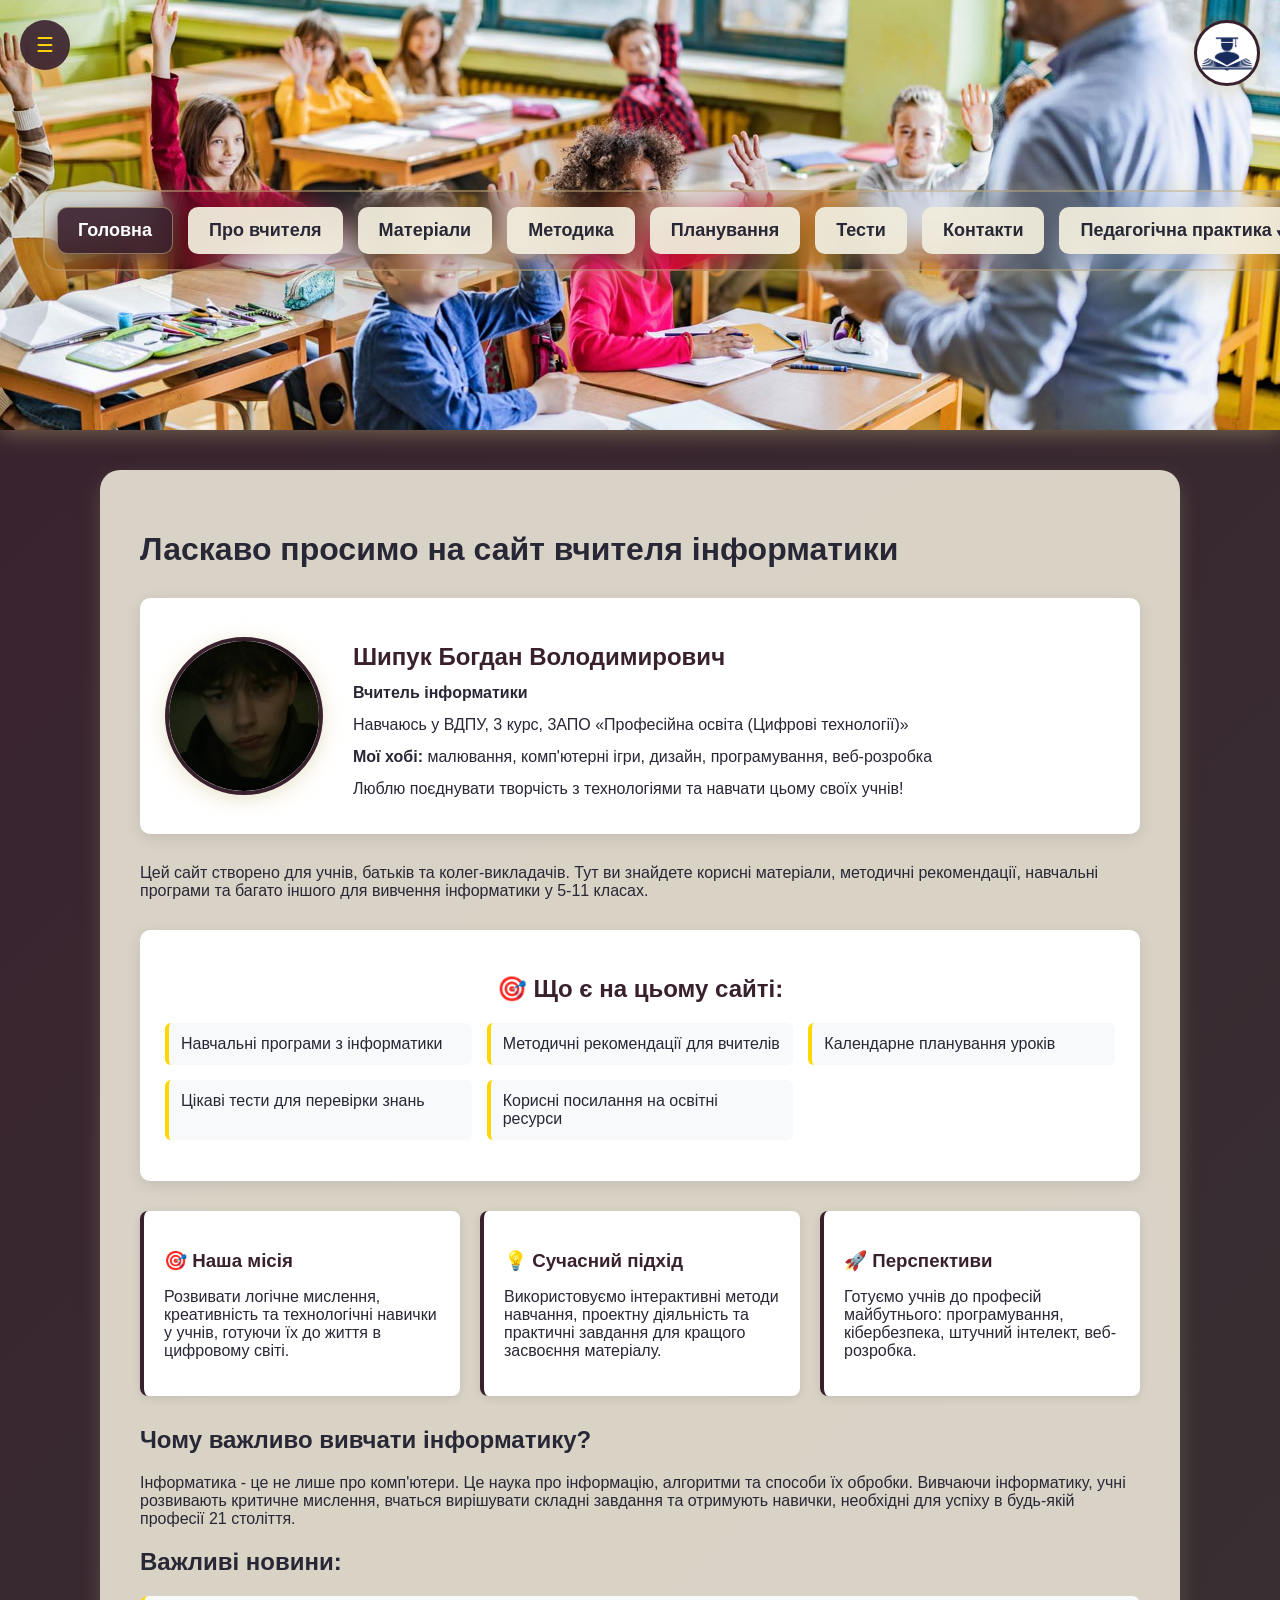
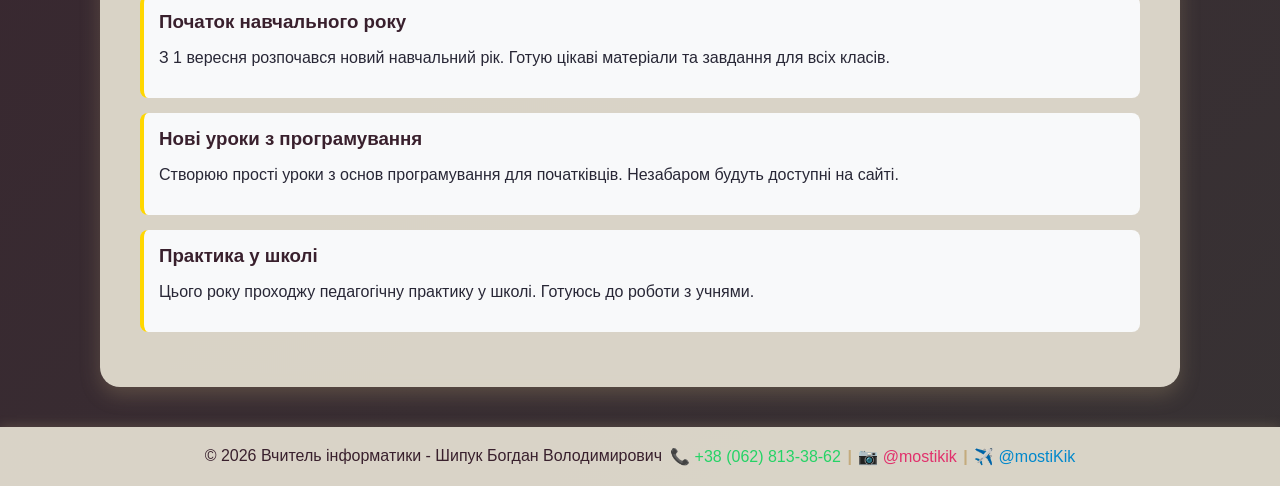
<file: index.html>
<!DOCTYPE html>
<html lang="uk">
<head>
  <meta charset="UTF-8">
  <meta name="viewport" content="width=device-width,initial-scale=1">
  <title>Головна — Вчитель інформатики</title>
  <link rel="stylesheet" href="style.css">
  <link rel="icon" type="image/png" href="images/icon.png">
  <style>
    /* Стилі для випадаючого меню */
    .dropdown {
      position: relative;
    }
    
    .dropdown-menu {
      position: absolute;
      top: 100%;
      left: 0;
      background: white;
      min-width: 220px;
      border-radius: 10px;
      box-shadow: 0 5px 20px rgba(0,0,0,0.2);
      opacity: 0;
      visibility: hidden;
      transition: all 0.3s ease;
      z-index: 100;
      padding: 8px 0;
      margin-top: 5px;
    }
    
    .dropdown:hover .dropdown-menu {
      opacity: 1;
      visibility: visible;
      margin-top: 0;
    }
    
    .dropdown-menu li {
      list-style: none;
    }
    
    .dropdown-menu a {
      display: block;
      padding: 10px 20px;
      color: #39202D;
      text-decoration: none;
      transition: all 0.3s ease;
      font-size: 14px;
      border-bottom: 1px solid #eee;
    }
    
    .dropdown-menu a:last-child {
      border-bottom: none;
    }
    
    .dropdown-menu a:hover {
      background: linear-gradient(135deg, #39202D, #C4AB7D);
      color: white;
      padding-left: 25px;
    }
    
    .menu > li.dropdown > a::after {
      content: " ▼";
      font-size: 10px;
    }
    
    /* Стилі для модального вікна */
    .practice-modal {
      display: none;
      position: fixed;
      top: 0;
      left: 0;
      width: 100%;
      height: 100%;
      background: rgba(0,0,0,0.8);
      z-index: 2000;
      align-items: center;
      justify-content: center;
      animation: fadeIn 0.3s ease;
    }
    
    @keyframes fadeIn {
      from { opacity: 0; }
      to { opacity: 1; }
    }
    
    .modal-content {
      background: white;
      border-radius: 20px;
      max-width: 600px;
      width: 90%;
      max-height: 85vh;
      overflow-y: auto;
      box-shadow: 0 10px 40px rgba(0,0,0,0.3);
      animation: slideDown 0.3s ease;
    }
    
    @keyframes slideDown {
      from {
        opacity: 0;
        transform: translateY(-50px);
      }
      to {
        opacity: 1;
        transform: translateY(0);
      }
    }
    
    .modal-header {
      background: linear-gradient(135deg, #39202D, #C4AB7D);
      color: white;
      padding: 20px 25px;
      border-radius: 20px 20px 0 0;
      display: flex;
      justify-content: space-between;
      align-items: center;
    }
    
    .modal-header h3 {
      margin: 0;
      font-size: 1.5em;
    }
    
    .modal-close {
      background: none;
      border: none;
      color: white;
      font-size: 28px;
      cursor: pointer;
      transition: transform 0.3s ease;
    }
    
    .modal-close:hover {
      transform: scale(1.1);
    }
    
    .modal-body {
      padding: 25px;
      text-align: center;
    }
    
    .info-icon {
      font-size: 64px;
      margin-bottom: 20px;
    }
    
    .info-title {
      font-size: 24px;
      color: #39202D;
      margin-bottom: 15px;
    }
    
    .info-text {
      color: #666;
      line-height: 1.6;
      margin-bottom: 20px;
    }
    
    .info-list {
      text-align: left;
      margin: 20px 0;
      padding-left: 20px;
    }
    
    .info-list li {
      margin: 10px 0;
      color: #555;
    }
    
    .info-btn {
      display: inline-block;
      margin-top: 15px;
      padding: 10px 25px;
      background: linear-gradient(135deg, #39202D, #C4AB7D);
      color: white;
      text-decoration: none;
      border-radius: 8px;
      border: none;
      cursor: pointer;
      transition: all 0.3s ease;
    }
    
    .info-btn:hover {
      transform: translateY(-2px);
      box-shadow: 0 5px 15px rgba(0,0,0,0.2);
    }
  </style>
</head>
<body>

<button class="menu-toggle" id="menuToggle">☰</button>

<header id="mainHeader">
  <div class="container">
    <nav>
      <ul class="menu">
        <li><a href="index.html" class="active">Головна</a></li>
        <li><a href="about.html">Про вчителя</a></li>
        <li><a href="materials.html">Матеріали</a></li>
        <li><a href="methodology.html">Методика</a></li>
        <li><a href="planning.html">Планування</a></li>
        <li><a href="tests.html">Тести</a></li>
        <li><a href="contacts.html">Контакти</a></li>
        <li class="dropdown">
          <a href="#">Педагогічна практика</a>
          <ul class="dropdown-menu">
            <li><a href="practice.html">📝 Практика ЗЗСО</a></li>
            <li><a href="#" data-practice="2">💻 Практика 2</a></li>
            <li><a href="#" data-practice="3">🌐 Практика 3</a></li>
          </ul>
        </li>
      </ul>
    </nav>
  </div>
</header>

<main class="container" id="mainContent">
  <h1 id="main-title">Ласкаво просимо на сайт вчителя інформатики</h1>
  
  <div class="welcome-content">
    <div class="teacher-preview">
      <img src="images/photo.jpg" alt="Шипук Богдан Володимирович" class="teacher-photo">
      <div class="teacher-info">
        <h2>Шипук Богдан Володимирович</h2>
        <p><strong>Вчитель інформатики</strong></p>
        <p>Навчаюсь у ВДПУ, 3 курс, 3АПО «Професійна освіта (Цифрові технології)»</p>
        <p><strong>Мої хобі:</strong> малювання, комп'ютерні ігри, дизайн, програмування, веб-розробка</p>
        <p>Люблю поєднувати творчість з технологіями та навчати цьому своїх учнів!</p>
      </div>
    </div>

    <p>Цей сайт створено для учнів, батьків та колег-викладачів. Тут ви знайдете корисні матеріали, методичні рекомендації, навчальні програми та багато іншого для вивчення інформатики у 5-11 класах.</p>
    
    <div class="site-features">
      <h2>🎯 Що є на цьому сайті:</h2>
      <ul class="features-list">
        <li>Навчальні програми з інформатики</li>
        <li>Методичні рекомендації для вчителів</li>
        <li>Календарне планування уроків</li>
        <li>Цікаві тести для перевірки знань</li>
        <li>Корисні посилання на освітні ресурси</li>
      </ul>
    </div>
    
    <div class="features-grid">
      <div class="feature-card">
        <h3>🎯 Наша місія</h3>
        <p>Розвивати логічне мислення, креативність та технологічні навички у учнів, готуючи їх до життя в цифровому світі.</p>
      </div>
      
      <div class="feature-card">
        <h3>💡 Сучасний підхід</h3>
        <p>Використовуємо інтерактивні методи навчання, проектну діяльність та практичні завдання для кращого засвоєння матеріалу.</p>
      </div>
      
      <div class="feature-card">
        <h3>🚀 Перспективи</h3>
        <p>Готуємо учнів до професій майбутнього: програмування, кібербезпека, штучний інтелект, веб-розробка.</p>
      </div>
    </div>
    
    <h2>Чому важливо вивчати інформатику?</h2>
    <p>Інформатика - це не лише про комп'ютери. Це наука про інформацію, алгоритми та способи їх обробки. Вивчаючи інформатику, учні розвивають критичне мислення, вчаться вирішувати складні завдання та отримують навички, необхідні для успіху в будь-якій професії 21 століття.</p>
    
    <h2>Важливі новини:</h2>
    <div class="news-item">
      <h3>Початок навчального року</h3>
      <p>З 1 вересня розпочався новий навчальний рік. Готую цікаві матеріали та завдання для всіх класів.</p>
    </div>
    
    <div class="news-item">
      <h3>Нові уроки з програмування</h3>
      <p>Створюю прості уроки з основ програмування для початківців. Незабаром будуть доступні на сайті.</p>
    </div>

    <div class="news-item">
      <h3>Практика у школі</h3>
      <p>Цього року проходжу педагогічну практику у школі. Готуюсь до роботи з учнями.</p>
    </div>
  </div>
</main>

<footer class="footer">
  <div class="footer-content">
    <div class="footer-text">© 2026 Вчитель інформатики - Шипук Богдан Володимирович</div>
    <div class="social-links">
      <a href="tel:+380628133862" class="social-link">📞 +38 (062) 813-38-62</a>
      <span class="contact-separator">|</span>
      <a href="https://instagram.com/mostikik" class="social-link" target="_blank">📷 @mostikik</a>
      <span class="contact-separator">|</span>
      <a href="https://t.me/mostiKik" class="social-link telegram" target="_blank">✈️ @mostiKik</a>
    </div>
  </div>
</footer>

<div id="practiceModal" class="practice-modal">
    <div class="modal-content">
        <div class="modal-header">
            <h3 id="modalTitle">Практика</h3>
            <button class="modal-close" id="modalClose">&times;</button>
        </div>
        <div class="modal-body" id="modalBody"></div>
    </div>
</div>

<script src="script.js"></script>
<script>
document.addEventListener('DOMContentLoaded', function() {
    const modal = document.getElementById('practiceModal');
    const modalTitle = document.getElementById('modalTitle');
    const modalBody = document.getElementById('modalBody');
    const modalClose = document.getElementById('modalClose');
    
    const practiceContent = {
        2: {
            title: "💻 Практика 2:",
            content: `
                <div class="info-icon">🚧</div>
                <div class="info-title">Сторінка в розробці</div>
                <div class="info-text">
                    <p>Практика знаходиться на стадії підготовки.</p>
                    <p>Слідкуйте за оновленнями!</p>
                </div>
                <button class="info-btn" onclick="closeModalFunction()">Закрити</button>
            `
        },
        3: {
            title: "🌐 Практика 3: ",
            content: `
                <div class="info-icon">🎨</div>
                <div class="info-title">Сторінка в розробці</div>
                <div class="info-text">
                    <p>Практика готується до публікації.</p>
                    <p>Незабаром тут з'являться цікаві матеріали!</p>
                </div>
                <button class="info-btn" onclick="closeModalFunction()">Закрити</button>
            `
        }
    };
    
    window.closeModalFunction = function() {
        modal.style.display = 'none';
    };
    
    document.querySelectorAll('.dropdown-menu a').forEach(link => {
        link.addEventListener('click', function(e) {
            const practiceId = this.getAttribute('data-practice');
            const href = this.getAttribute('href');
            
            if (href === 'practice.html') {
                return;
            }
            
            if (practiceId === '2' || practiceId === '3') {
                e.preventDefault();
                const content = practiceContent[practiceId];
                if (content) {
                    modalTitle.textContent = content.title;
                    modalBody.innerHTML = content.content;
                    modal.style.display = 'flex';
                }
            }
        });
    });
    
    function closeModal() {
        modal.style.display = 'none';
    }
    
    modalClose.addEventListener('click', closeModal);
    window.addEventListener('click', function(e) {
        if (e.target === modal) closeModal();
    });
    document.addEventListener('keydown', function(e) {
        if (e.key === 'Escape' && modal.style.display === 'flex') closeModal();
    });
});
</script>
</body>
</html>
</file>
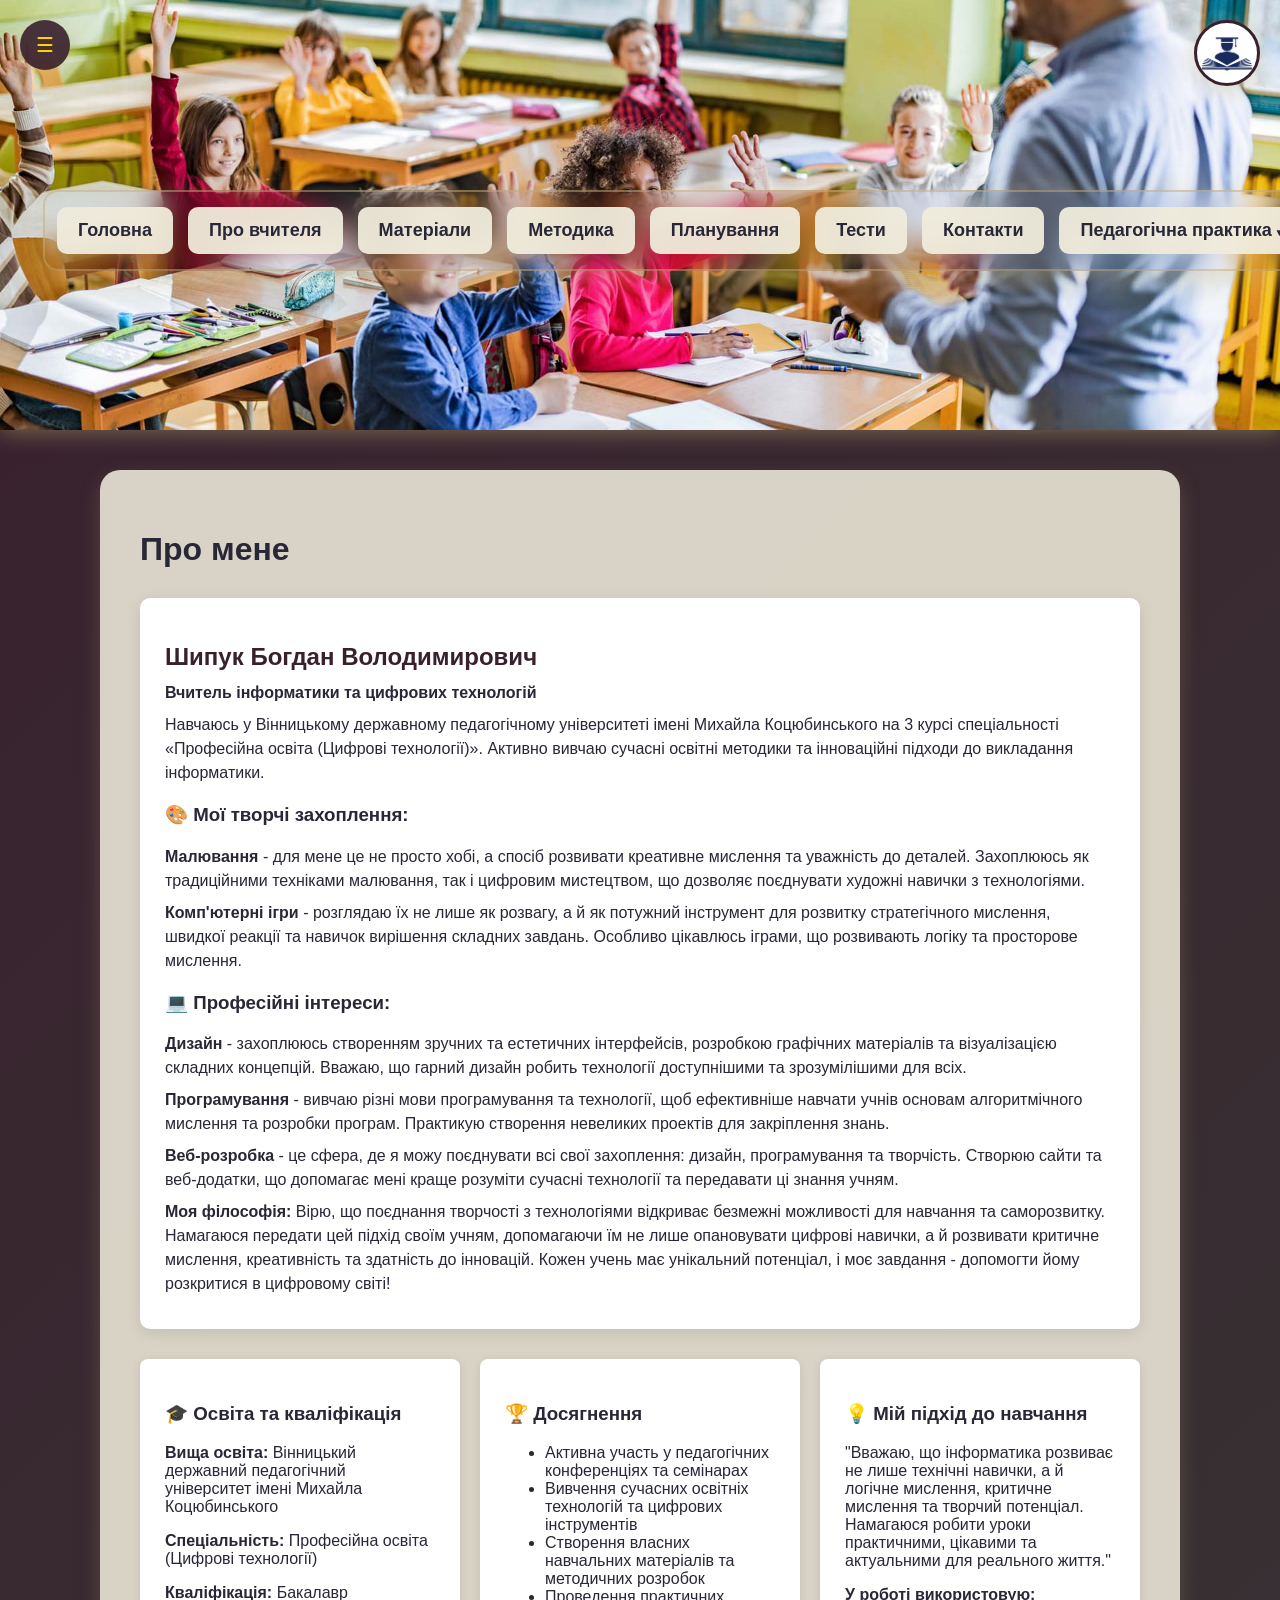
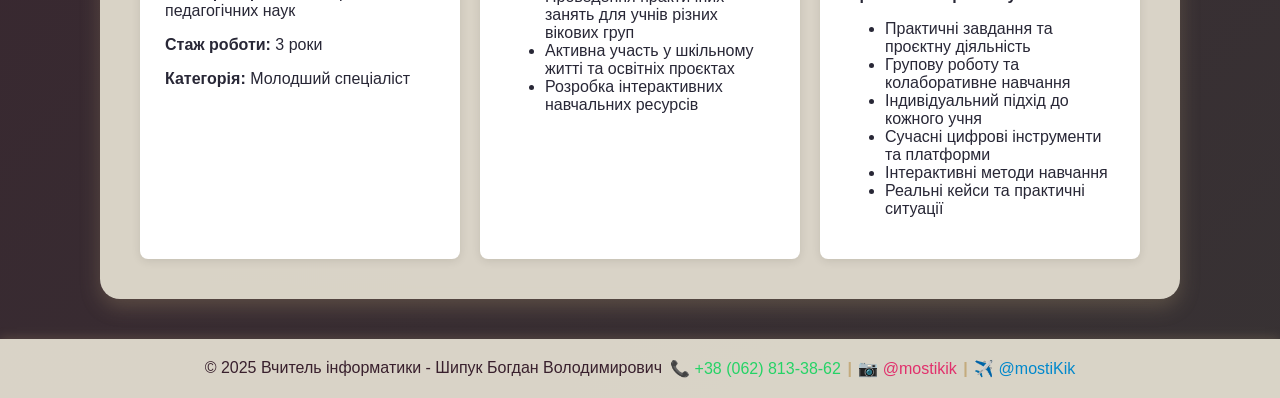
<file: about.html>
<!DOCTYPE html>
<html lang="uk">
<head>
    <meta charset="UTF-8">
    <meta name="viewport" content="width=device-width,initial-scale=1">
    <title>Про вчителя</title>
    <link rel="stylesheet" href="style.css">
    <link rel="icon" type="image/png" href="images/icon.png">
</head>
<body>

<button class="menu-toggle" id="menuToggle">☰</button>

<header id="mainHeader">
  <div class="container">
<nav>
  <ul class="menu">
    <li><a href="index.html">Головна</a></li>
    <li><a href="about.html">Про вчителя</a></li>
    <li><a href="materials.html">Матеріали</a></li>
    <li><a href="methodology.html">Методика</a></li>
    <li><a href="planning.html">Планування</a></li>
    <li><a href="tests.html">Тести</a></li>
    <li><a href="contacts.html">Контакти</a></li>
    <li class="dropdown">
      <a href="#">Педагогічна практика</a>
      <ul class="dropdown-menu">
        <li><a href="practice.html">📝 Практика ЗЗСО</a></li>
        <li><a href="#" data-practice="2">💻 Практика 2</a></li>
        <li><a href="#" data-practice="3">🌐 Практика 3</a></li>
      </ul>
    </li>
  </ul>
</nav>
  </div>
</header>

<main class="container" id="mainContent">
  <h1>Про мене</h1>
  
  <!-- Основний блок про вчителя -->
  <div class="teacher-preview">
    <div class="teacher-info">
      <h2>Шипук Богдан Володимирович</h2>
      <p><strong>Вчитель інформатики та цифрових технологій</strong></p>
      <p>Навчаюсь у Вінницькому державному педагогічному університеті імені Михайла Коцюбинського на 3 курсі спеціальності «Професійна освіта (Цифрові технології)». Активно вивчаю сучасні освітні методики та інноваційні підходи до викладання інформатики.</p>
      
      <h3>🎨 Мої творчі захоплення:</h3>
      <p><strong>Малювання</strong> - для мене це не просто хобі, а спосіб розвивати креативне мислення та уважність до деталей. Захоплююсь як традиційними техніками малювання, так і цифровим мистецтвом, що дозволяє поєднувати художні навички з технологіями.</p>
      
      <p><strong>Комп'ютерні ігри</strong> - розглядаю їх не лише як розвагу, а й як потужний інструмент для розвитку стратегічного мислення, швидкої реакції та навичок вирішення складних завдань. Особливо цікавлюсь іграми, що розвивають логіку та просторове мислення.</p>
      
      <h3>💻 Професійні інтереси:</h3>
      <p><strong>Дизайн</strong> - захоплююсь створенням зручних та естетичних інтерфейсів, розробкою графічних матеріалів та візуалізацією складних концепцій. Вважаю, що гарний дизайн робить технології доступнішими та зрозумілішими для всіх.</p>
      
      <p><strong>Програмування</strong> - вивчаю різні мови програмування та технології, щоб ефективніше навчати учнів основам алгоритмічного мислення та розробки програм. Практикую створення невеликих проектів для закріплення знань.</p>
      
      <p><strong>Веб-розробка</strong> - це сфера, де я можу поєднувати всі свої захоплення: дизайн, програмування та творчість. Створюю сайти та веб-додатки, що допомагає мені краще розуміти сучасні технології та передавати ці знання учням.</p>
      
      <p><strong>Моя філософія:</strong> Вірю, що поєднання творчості з технологіями відкриває безмежні можливості для навчання та саморозвитку. Намагаюся передати цей підхід своїм учням, допомагаючи їм не лише опановувати цифрові навички, а й розвивати критичне мислення, креативність та здатність до інновацій. Кожен учень має унікальний потенціал, і моє завдання - допомогти йому розкритися в цифровому світі!</p>
    </div>
  </div>

  <div class="about-grid">
    <div class="about-item">
      <h3>🎓 Освіта та кваліфікація</h3>
      <p><strong>Вища освіта:</strong> Вінницький державний педагогічний університет імені Михайла Коцюбинського</p>
      <p><strong>Спеціальність:</strong> Професійна освіта (Цифрові технології)</p>
      <p><strong>Кваліфікація:</strong> Бакалавр педагогічних наук</p>
      <p><strong>Стаж роботи:</strong> 3 роки</p>
      <p><strong>Категорія:</strong> Молодший спеціаліст</p>
    </div>

    <div class="about-item">
      <h3>🏆 Досягнення</h3>
      <ul>
        <li>Активна участь у педагогічних конференціях та семінарах</li>
        <li>Вивчення сучасних освітніх технологій та цифрових інструментів</li>
        <li>Створення власних навчальних матеріалів та методичних розробок</li>
        <li>Проведення практичних занять для учнів різних вікових груп</li>
        <li>Активна участь у шкільному житті та освітніх проєктах</li>
        <li>Розробка інтерактивних навчальних ресурсів</li>
      </ul>
    </div>

    <div class="about-item">
      <h3>💡 Мій підхід до навчання</h3>
      <p>"Вважаю, що інформатика розвиває не лише технічні навички, а й логічне мислення, критичне мислення та творчий потенціал. Намагаюся робити уроки практичними, цікавими та актуальними для реального життя."</p>
      <p><strong>У роботі використовую:</strong></p>
      <ul>
        <li>Практичні завдання та проєктну діяльність</li>
        <li>Групову роботу та колаборативне навчання</li>
        <li>Індивідуальний підхід до кожного учня</li>
        <li>Сучасні цифрові інструменти та платформи</li>
        <li>Інтерактивні методи навчання</li>
        <li>Реальні кейси та практичні ситуації</li>
      </ul>
    </div>
  </div>
</main>

<footer class="footer">
  <div class="footer-content">
    <div class="footer-text">© 2025 Вчитель інформатики - Шипук Богдан Володимирович</div>
    <div class="social-links">
      <a href="tel:+380628133862" class="social-link">📞 +38 (062) 813-38-62</a>
      <span class="contact-separator">|</span>
      <a href="https://instagram.com/mostikik" class="social-link" target="_blank">📷 @mostikik</a>
      <span class="contact-separator">|</span>
      <a href="https://t.me/mostiKik" class="social-link telegram" target="_blank">✈️ @mostiKik</a>
    </div>
  </div>
  <!-- Модальне вікно для практик 2 та 3 -->
<div id="practiceModal" class="practice-modal" style="display: none; position: fixed; top: 0; left: 0; width: 100%; height: 100%; background: rgba(0,0,0,0.8); z-index: 2000; align-items: center; justify-content: center;">
    <div class="modal-content" style="background: white; border-radius: 20px; max-width: 500px; width: 90%;">
        <div class="modal-header" style="background: linear-gradient(135deg, #39202D, #C4AB7D); color: white; padding: 20px 25px; border-radius: 20px 20px 0 0; display: flex; justify-content: space-between; align-items: center;">
            <h3 id="modalTitle" style="margin: 0;">Практика</h3>
            <button class="modal-close" id="modalClose" style="background: none; border: none; color: white; font-size: 28px; cursor: pointer;">&times;</button>
        </div>
        <div class="modal-body" id="modalBody" style="padding: 25px; text-align: center;"></div>
    </div>
</div>

<script>
document.addEventListener('DOMContentLoaded', function() {
    const modal = document.getElementById('practiceModal');
    const modalTitle = document.getElementById('modalTitle');
    const modalBody = document.getElementById('modalBody');
    const modalClose = document.getElementById('modalClose');
    
    const practiceContent = {
        2: {
            title: "💻 Практика 2: Програмування",
            content: `
                <div style="font-size: 64px; margin-bottom: 20px;">🚧</div>
                <div style="font-size: 24px; color: #39202D; margin-bottom: 15px;">Сторінка в розробці</div>
                <div style="color: #666; line-height: 1.6; margin-bottom: 20px;">
                    <p>Практика з програмування знаходиться на стадії підготовки.</p>
                    <p>Слідкуйте за оновленнями!</p>
                </div>
                <button onclick="closeModalFunction()" style="display: inline-block; margin-top: 15px; padding: 10px 25px; background: linear-gradient(135deg, #39202D, #C4AB7D); color: white; border: none; border-radius: 8px; cursor: pointer;">Закрити</button>
            `
        },
        3: {
            title: "🌐 Практика 3: Веб-дизайн",
            content: `
                <div style="font-size: 64px; margin-bottom: 20px;">🎨</div>
                <div style="font-size: 24px; color: #39202D; margin-bottom: 15px;">Сторінка в розробці</div>
                <div style="color: #666; line-height: 1.6; margin-bottom: 20px;">
                    <p>Практика з веб-дизайну готується до публікації.</p>
                    <p>Незабаром тут з'являться цікаві матеріали!</p>
                </div>
                <button onclick="closeModalFunction()" style="display: inline-block; margin-top: 15px; padding: 10px 25px; background: linear-gradient(135deg, #39202D, #C4AB7D); color: white; border: none; border-radius: 8px; cursor: pointer;">Закрити</button>
            `
        }
    };
    
    window.closeModalFunction = function() {
        modal.style.display = 'none';
    };
    
    document.querySelectorAll('.dropdown-menu a').forEach(link => {
        link.addEventListener('click', function(e) {
            const practiceId = this.getAttribute('data-practice');
            const href = this.getAttribute('href');
            
            if (href === 'practice.html') {
                return;
            }
            
            if (practiceId === '2' || practiceId === '3') {
                e.preventDefault();
                const content = practiceContent[practiceId];
                if (content) {
                    modalTitle.textContent = content.title;
                    modalBody.innerHTML = content.content;
                    modal.style.display = 'flex';
                }
            }
        });
    });
    
    function closeModal() {
        modal.style.display = 'none';
    }
    
    if (modalClose) {
        modalClose.addEventListener('click', closeModal);
    }
    
    window.addEventListener('click', function(e) {
        if (e.target === modal) {
            closeModal();
        }
    });
    
    document.addEventListener('keydown', function(e) {
        if (e.key === 'Escape' && modal.style.display === 'flex') {
            closeModal();
        }
    });
});
</script><!-- Модальне вікно для практик 2 та 3 -->
<div id="practiceModal" class="practice-modal" style="display: none; position: fixed; top: 0; left: 0; width: 100%; height: 100%; background: rgba(0,0,0,0.8); z-index: 2000; align-items: center; justify-content: center;">
    <div class="modal-content" style="background: white; border-radius: 20px; max-width: 500px; width: 90%;">
        <div class="modal-header" style="background: linear-gradient(135deg, #39202D, #C4AB7D); color: white; padding: 20px 25px; border-radius: 20px 20px 0 0; display: flex; justify-content: space-between; align-items: center;">
            <h3 id="modalTitle" style="margin: 0;">Практика</h3>
            <button class="modal-close" id="modalClose" style="background: none; border: none; color: white; font-size: 28px; cursor: pointer;">&times;</button>
        </div>
        <div class="modal-body" id="modalBody" style="padding: 25px; text-align: center;"></div>
    </div>
</div>

<script>
document.addEventListener('DOMContentLoaded', function() {
    const modal = document.getElementById('practiceModal');
    const modalTitle = document.getElementById('modalTitle');
    const modalBody = document.getElementById('modalBody');
    const modalClose = document.getElementById('modalClose');
    
    const practiceContent = {
        2: {
            title: "💻 Практика 2:",
            content: `
                <div style="font-size: 64px; margin-bottom: 20px;">🚧</div>
                <div style="font-size: 24px; color: #39202D; margin-bottom: 15px;">Сторінка в розробці</div>
                <div style="color: #666; line-height: 1.6; margin-bottom: 20px;">
                    <p>Практика знаходиться на стадії підготовки.</p>
                    <p>Слідкуйте за оновленнями!</p>
                </div>
                <button onclick="closeModalFunction()" style="display: inline-block; margin-top: 15px; padding: 10px 25px; background: linear-gradient(135deg, #39202D, #C4AB7D); color: white; border: none; border-radius: 8px; cursor: pointer;">Закрити</button>
            `
        },
        3: {
            title: "🌐 Практика 3:",
            content: `
                <div style="font-size: 64px; margin-bottom: 20px;">🎨</div>
                <div style="font-size: 24px; color: #39202D; margin-bottom: 15px;">Сторінка в розробці</div>
                <div style="color: #666; line-height: 1.6; margin-bottom: 20px;">
                    <p>Практика готується до публікації.</p>
                    <p>Незабаром тут з'являться цікаві матеріали!</p>
                </div>
                <button onclick="closeModalFunction()" style="display: inline-block; margin-top: 15px; padding: 10px 25px; background: linear-gradient(135deg, #39202D, #C4AB7D); color: white; border: none; border-radius: 8px; cursor: pointer;">Закрити</button>
            `
        }
    };
    
    window.closeModalFunction = function() {
        modal.style.display = 'none';
    };
    
    document.querySelectorAll('.dropdown-menu a').forEach(link => {
        link.addEventListener('click', function(e) {
            const practiceId = this.getAttribute('data-practice');
            const href = this.getAttribute('href');
            
            if (href === 'practice.html') {
                return;
            }
            
            if (practiceId === '2' || practiceId === '3') {
                e.preventDefault();
                const content = practiceContent[practiceId];
                if (content) {
                    modalTitle.textContent = content.title;
                    modalBody.innerHTML = content.content;
                    modal.style.display = 'flex';
                }
            }
        });
    });
    
    function closeModal() {
        modal.style.display = 'none';
    }
    
    if (modalClose) {
        modalClose.addEventListener('click', closeModal);
    }
    
    window.addEventListener('click', function(e) {
        if (e.target === modal) {
            closeModal();
        }
    });
    
    document.addEventListener('keydown', function(e) {
        if (e.key === 'Escape' && modal.style.display === 'flex') {
            closeModal();
        }
    });
});
</script>
</footer>
<script src="script.js"></script>
</body>
  <style>
    /* Стилі для випадаючого меню */
    .dropdown {
      position: relative;
    }
    
    .dropdown-menu {
      position: absolute;
      top: 100%;
      left: 0;
      background: white;
      min-width: 220px;
      border-radius: 10px;
      box-shadow: 0 5px 20px rgba(0,0,0,0.2);
      opacity: 0;
      visibility: hidden;
      transition: all 0.3s ease;
      z-index: 100;
      padding: 8px 0;
      margin-top: 5px;
    }
    
    .dropdown:hover .dropdown-menu {
      opacity: 1;
      visibility: visible;
      margin-top: 0;
    }
    
    .dropdown-menu li {
      list-style: none;
    }
    
    .dropdown-menu a {
      display: block;
      padding: 10px 20px;
      color: #39202D;
      text-decoration: none;
      transition: all 0.3s ease;
      font-size: 14px;
      border-bottom: 1px solid #eee;
    }
    
    .dropdown-menu a:last-child {
      border-bottom: none;
    }
    
    .dropdown-menu a:hover {
      background: linear-gradient(135deg, #39202D, #C4AB7D);
      color: white;
      padding-left: 25px;
    }
    
    .menu > li.dropdown > a::after {
      content: " ▼";
      font-size: 10px;
    }
    
    /* Стилі для модального вікна */
    .practice-modal {
      display: none;
      position: fixed;
      top: 0;
      left: 0;
      width: 100%;
      height: 100%;
      background: rgba(0,0,0,0.8);
      z-index: 2000;
      align-items: center;
      justify-content: center;
      animation: fadeIn 0.3s ease;
    }
    
    @keyframes fadeIn {
      from { opacity: 0; }
      to { opacity: 1; }
    }
    
    .modal-content {
      background: white;
      border-radius: 20px;
      max-width: 600px;
      width: 90%;
      max-height: 85vh;
      overflow-y: auto;
      box-shadow: 0 10px 40px rgba(0,0,0,0.3);
      animation: slideDown 0.3s ease;
    }
    
    @keyframes slideDown {
      from {
        opacity: 0;
        transform: translateY(-50px);
      }
      to {
        opacity: 1;
        transform: translateY(0);
      }
    }
    
    .modal-header {
      background: linear-gradient(135deg, #39202D, #C4AB7D);
      color: white;
      padding: 20px 25px;
      border-radius: 20px 20px 0 0;
      display: flex;
      justify-content: space-between;
      align-items: center;
    }
    
    .modal-header h3 {
      margin: 0;
      font-size: 1.5em;
    }
    
    .modal-close {
      background: none;
      border: none;
      color: white;
      font-size: 28px;
      cursor: pointer;
      transition: transform 0.3s ease;
    }
    
    .modal-close:hover {
      transform: scale(1.1);
    }
    
    .modal-body {
      padding: 25px;
      text-align: center;
    }
    
    .info-icon {
      font-size: 64px;
      margin-bottom: 20px;
    }
    
    .info-title {
      font-size: 24px;
      color: #39202D;
      margin-bottom: 15px;
    }
    
    .info-text {
      color: #666;
      line-height: 1.6;
      margin-bottom: 20px;
    }
    
    .info-list {
      text-align: left;
      margin: 20px 0;
      padding-left: 20px;
    }
    
    .info-list li {
      margin: 10px 0;
      color: #555;
    }
    
    .info-btn {
      display: inline-block;
      margin-top: 15px;
      padding: 10px 25px;
      background: linear-gradient(135deg, #39202D, #C4AB7D);
      color: white;
      text-decoration: none;
      border-radius: 8px;
      border: none;
      cursor: pointer;
      transition: all 0.3s ease;
    }
    
    .info-btn:hover {
      transform: translateY(-2px);
      box-shadow: 0 5px 15px rgba(0,0,0,0.2);
    }
  </style>
</head>
<body>
  <script src="script.js"></script>
<script>
document.addEventListener('DOMContentLoaded', function() {
    const modal = document.getElementById('practiceModal');
    const modalTitle = document.getElementById('modalTitle');
    const modalBody = document.getElementById('modalBody');
    const modalClose = document.getElementById('modalClose');
    
    const practiceContent = {
        2: {
            title: "💻 Практика 2:",
            content: `
                <div class="info-icon">🚧</div>
                <div class="info-title">Сторінка в розробці</div>
                <div class="info-text">
                    <p>Практика знаходиться на стадії підготовки.</p>
                    <p>Слідкуйте за оновленнями!</p>
                </div>
                <button class="info-btn" onclick="closeModalFunction()">Закрити</button>
            `
        },
        3: {
            title: "🌐 Практика 3: ",
            content: `
                <div class="info-icon">🎨</div>
                <div class="info-title">Сторінка в розробці</div>
                <div class="info-text">
                    <p>Практика готується до публікації.</p>
                    <p>Незабаром тут з'являться цікаві матеріали!</p>
                </div>
                <button class="info-btn" onclick="closeModalFunction()">Закрити</button>
            `
        }
    };
    
    window.closeModalFunction = function() {
        modal.style.display = 'none';
    };
    
    document.querySelectorAll('.dropdown-menu a').forEach(link => {
        link.addEventListener('click', function(e) {
            const practiceId = this.getAttribute('data-practice');
            const href = this.getAttribute('href');
            
            if (href === 'practice.html') {
                return;
            }
            
            if (practiceId === '2' || practiceId === '3') {
                e.preventDefault();
                const content = practiceContent[practiceId];
                if (content) {
                    modalTitle.textContent = content.title;
                    modalBody.innerHTML = content.content;
                    modal.style.display = 'flex';
                }
            }
        });
    });
    
    function closeModal() {
        modal.style.display = 'none';
    }
    
    modalClose.addEventListener('click', closeModal);
    window.addEventListener('click', function(e) {
        if (e.target === modal) closeModal();
    });
    document.addEventListener('keydown', function(e) {
        if (e.key === 'Escape' && modal.style.display === 'flex') closeModal();
    });
});
</script>
</footer>

<script src="script.js"></script>
</body>
</html>
</file>
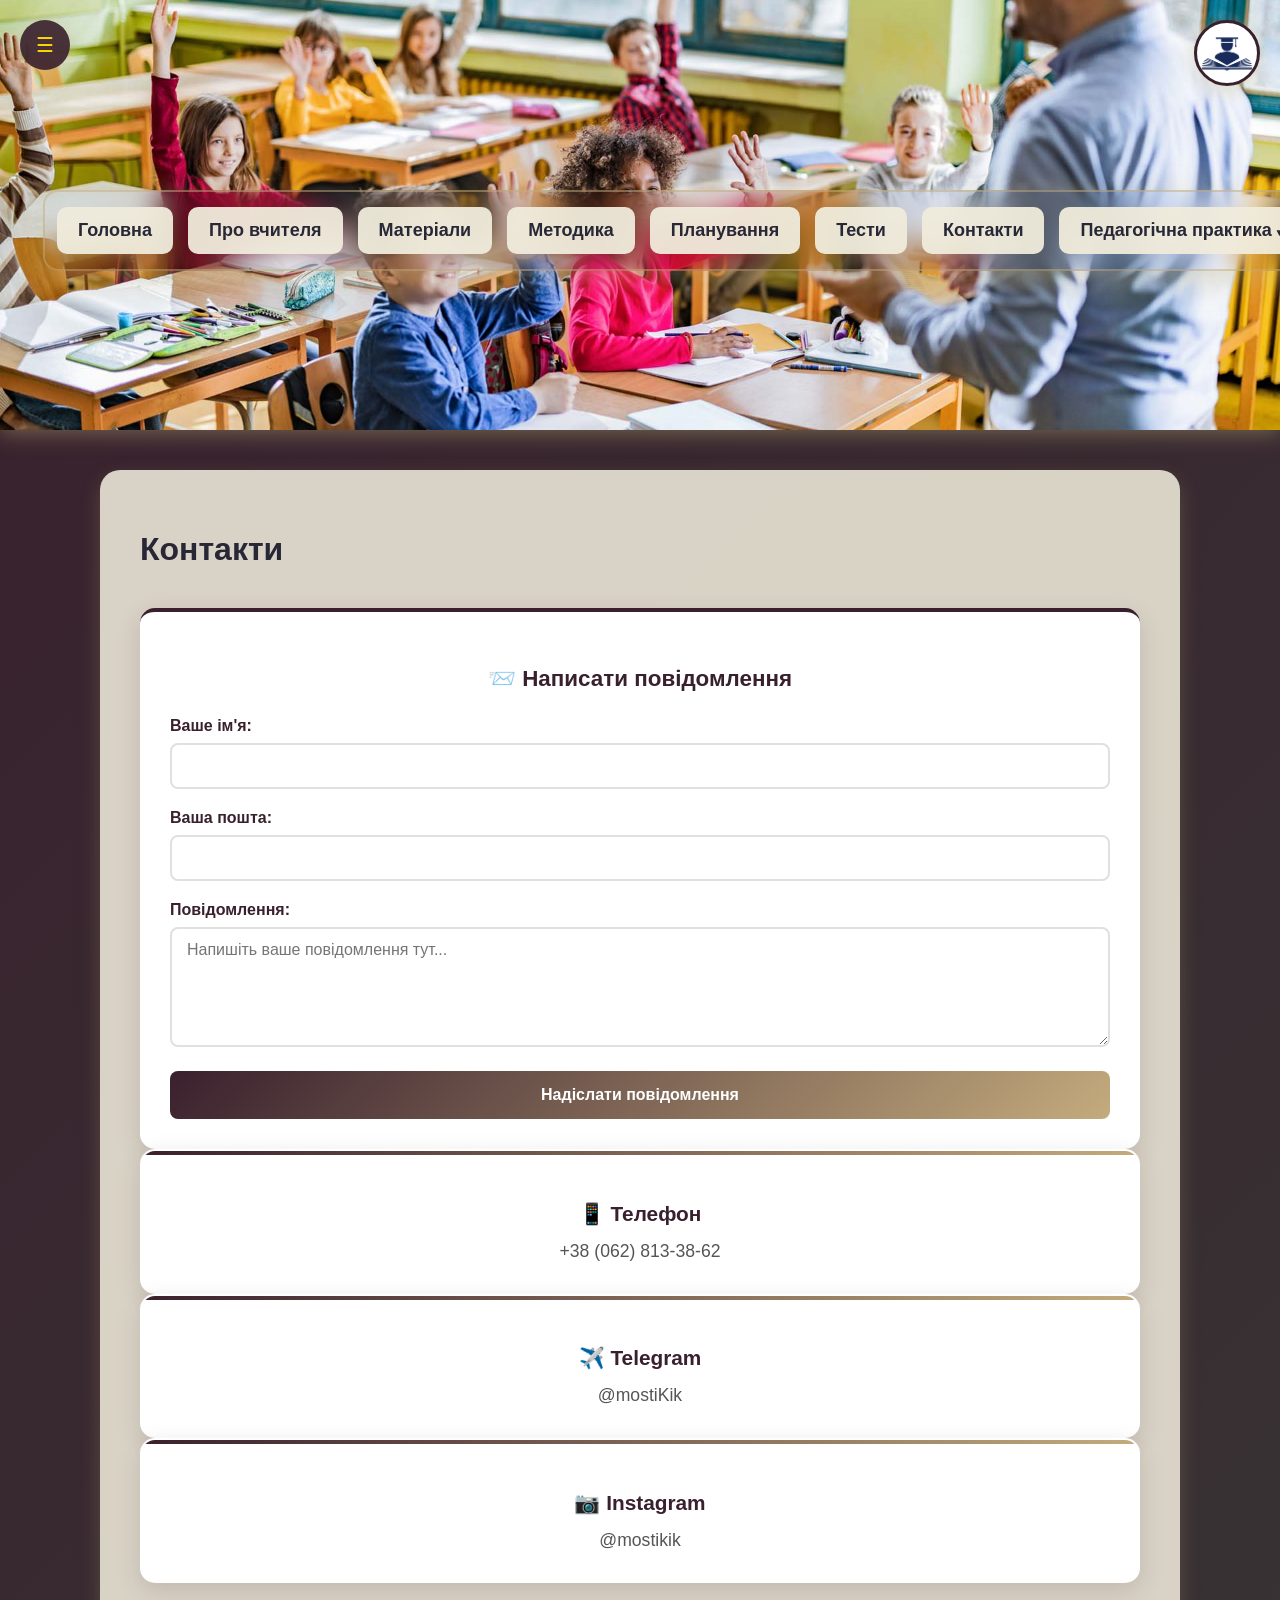
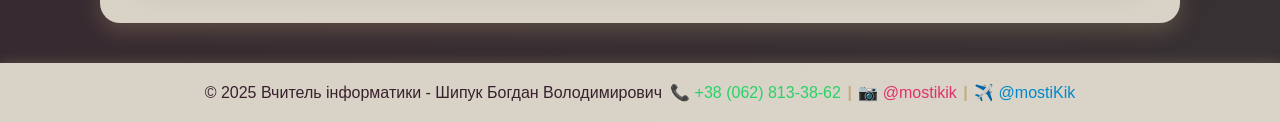
<file: contacts.html>
<!DOCTYPE html>
<html lang="uk">
<head>
  <meta charset="UTF-8">
  <meta name="viewport" content="width=device-width,initial-scale=1">
  <title>Контакти</title>
  <link rel="stylesheet" href="style.css">
  <link rel="icon" type="image/png" href="images/icon.png">
</head>
<body>
  <style>
    /* Стилі для випадаючого меню */
    .dropdown {
      position: relative;
    }
    
    .dropdown-menu {
      position: absolute;
      top: 100%;
      left: 0;
      background: white;
      min-width: 220px;
      border-radius: 10px;
      box-shadow: 0 5px 20px rgba(0,0,0,0.2);
      opacity: 0;
      visibility: hidden;
      transition: all 0.3s ease;
      z-index: 100;
      padding: 8px 0;
      margin-top: 5px;
    }
    
    .dropdown:hover .dropdown-menu {
      opacity: 1;
      visibility: visible;
      margin-top: 0;
    }
    
    .dropdown-menu li {
      list-style: none;
    }
    
    .dropdown-menu a {
      display: block;
      padding: 10px 20px;
      color: #39202D;
      text-decoration: none;
      transition: all 0.3s ease;
      font-size: 14px;
      border-bottom: 1px solid #eee;
    }
    
    .dropdown-menu a:last-child {
      border-bottom: none;
    }
    
    .dropdown-menu a:hover {
      background: linear-gradient(135deg, #39202D, #C4AB7D);
      color: white;
      padding-left: 25px;
    }
    
    .menu > li.dropdown > a::after {
      content: " ▼";
      font-size: 10px;
    }
    
    /* Стилі для модального вікна */
    .practice-modal {
      display: none;
      position: fixed;
      top: 0;
      left: 0;
      width: 100%;
      height: 100%;
      background: rgba(0,0,0,0.8);
      z-index: 2000;
      align-items: center;
      justify-content: center;
      animation: fadeIn 0.3s ease;
    }
    
    @keyframes fadeIn {
      from { opacity: 0; }
      to { opacity: 1; }
    }
    
    .modal-content {
      background: white;
      border-radius: 20px;
      max-width: 600px;
      width: 90%;
      max-height: 85vh;
      overflow-y: auto;
      box-shadow: 0 10px 40px rgba(0,0,0,0.3);
      animation: slideDown 0.3s ease;
    }
    
    @keyframes slideDown {
      from {
        opacity: 0;
        transform: translateY(-50px);
      }
      to {
        opacity: 1;
        transform: translateY(0);
      }
    }
    
    .modal-header {
      background: linear-gradient(135deg, #39202D, #C4AB7D);
      color: white;
      padding: 20px 25px;
      border-radius: 20px 20px 0 0;
      display: flex;
      justify-content: space-between;
      align-items: center;
    }
    
    .modal-header h3 {
      margin: 0;
      font-size: 1.5em;
    }
    
    .modal-close {
      background: none;
      border: none;
      color: white;
      font-size: 28px;
      cursor: pointer;
      transition: transform 0.3s ease;
    }
    
    .modal-close:hover {
      transform: scale(1.1);
    }
    
    .modal-body {
      padding: 25px;
      text-align: center;
    }
    
    .info-icon {
      font-size: 64px;
      margin-bottom: 20px;
    }
    
    .info-title {
      font-size: 24px;
      color: #39202D;
      margin-bottom: 15px;
    }
    
    .info-text {
      color: #666;
      line-height: 1.6;
      margin-bottom: 20px;
    }
    
    .info-list {
      text-align: left;
      margin: 20px 0;
      padding-left: 20px;
    }
    
    .info-list li {
      margin: 10px 0;
      color: #555;
    }
    
    .info-btn {
      display: inline-block;
      margin-top: 15px;
      padding: 10px 25px;
      background: linear-gradient(135deg, #39202D, #C4AB7D);
      color: white;
      text-decoration: none;
      border-radius: 8px;
      border: none;
      cursor: pointer;
      transition: all 0.3s ease;
    }
    
    .info-btn:hover {
      transform: translateY(-2px);
      box-shadow: 0 5px 15px rgba(0,0,0,0.2);
    }
  </style>
</head>
<body>
<button class="menu-toggle" id="menuToggle">☰</button>

<header id="mainHeader">
  <div class="container">
<nav>
  <ul class="menu">
    <li><a href="index.html">Головна</a></li>
    <li><a href="about.html">Про вчителя</a></li>
    <li><a href="materials.html">Матеріали</a></li>
    <li><a href="methodology.html">Методика</a></li>
    <li><a href="planning.html">Планування</a></li>
    <li><a href="tests.html">Тести</a></li>
    <li><a href="contacts.html">Контакти</a></li>
    <li class="dropdown">
      <a href="#">Педагогічна практика</a>
      <ul class="dropdown-menu">
        <li><a href="practice.html">📝 Практика ЗЗСО</a></li>
        <li><a href="#" data-practice="2">💻 Практика 2</a></li>
        <li><a href="#" data-practice="3">🌐 Практика 3</a></li>
      </ul>
    </li>
  </ul>
</nav>
  </div>
</header>

<main class="container" id="mainContent">
  <h1>Контакти</h1>
  
  <!-- Форма для відправки повідомлень -->
<div class="contact-form">
  <h3>📨 Написати повідомлення</h3>
  <form id="emailForm" action="https://formspree.io/f/xvgwjavk" method="POST">
      <div class="form-group">
          <label for="name">Ваше ім'я:</label>
          <input type="text" id="name" name="name" required>
      </div>
      
      <div class="form-group">
          <label for="email">Ваша пошта:</label>
          <input type="email" id="email" name="email" required>
      </div>
      
      <div class="form-group">
          <label for="message">Повідомлення:</label>
          <textarea id="message" name="message" rows="5" required placeholder="Напишіть ваше повідомлення тут..."></textarea>
      </div>
      
      <button type="submit" class="submit-btn">Надіслати повідомлення</button>
  </form>
  <div id="formMessage" class="form-message" style="display: none;"></div>
</div>
    <div class="contact-card" data-tel="+380638133862">
      <a href="tel:+380628133862">
        <h3>📱 Телефон</h3>
        <p>+38 (062) 813-38-62</p>
      </a>
    </div>
    
    <div class="contact-card" data-telegram="mostiKik">
      <a href="https://t.me/mostiKik" target="_blank">
        <h3>✈️ Telegram</h3>
        <p>@mostiKik</p>
      </a>
    </div>
    
    <div class="contact-card" data-instagram="mostikik">
      <a href="https://instagram.com/mostikik" target="_blank">
        <h3>📷 Instagram</h3>
        <p>@mostikik</p>
      </a>
    </div>
  </div>
</main>

<footer class="footer">
  <div class="footer-content">
    <div class="footer-text">© 2025 Вчитель інформатики - Шипук Богдан Володимирович</div>
    <div class="social-links">
      <a href="tel:+380628133862" class="social-link">📞 +38 (062) 813-38-62</a>
      <span class="contact-separator">|</span>
      <a href="https://instagram.com/mostikik" class="social-link" target="_blank">📷 @mostikik</a>
      <span class="contact-separator">|</span>
      <a href="https://t.me/mostiKik" class="social-link telegram" target="_blank">✈️ @mostiKik</a>
    </div>
  </div>

<div id="practiceModal" class="practice-modal">
    <div class="modal-content">
        <div class="modal-header">
            <h3 id="modalTitle">Практика</h3>
            <button class="modal-close" id="modalClose">&times;</button>
        </div>
        <div class="modal-body" id="modalBody"></div>
    </div>
</div>

<script src="script.js"></script>
<script>
document.addEventListener('DOMContentLoaded', function() {
    const modal = document.getElementById('practiceModal');
    const modalTitle = document.getElementById('modalTitle');
    const modalBody = document.getElementById('modalBody');
    const modalClose = document.getElementById('modalClose');
    
    const practiceContent = {
        2: {
            title: "💻 Практика 2:",
            content: `
                <div class="info-icon">🚧</div>
                <div class="info-title">Сторінка в розробці</div>
                <div class="info-text">
                    <p>Практика знаходиться на стадії підготовки.</p>
                    <p>Слідкуйте за оновленнями!</p>
                </div>
                <button class="info-btn" onclick="closeModalFunction()">Закрити</button>
            `
        },
        3: {
            title: "🌐 Практика 3: ",
            content: `
                <div class="info-icon">🎨</div>
                <div class="info-title">Сторінка в розробці</div>
                <div class="info-text">
                    <p>Практика готується до публікації.</p>
                    <p>Незабаром тут з'являться цікаві матеріали!</p>
                </div>
                <button class="info-btn" onclick="closeModalFunction()">Закрити</button>
            `
        }
    };
    
    window.closeModalFunction = function() {
        modal.style.display = 'none';
    };
    
    document.querySelectorAll('.dropdown-menu a').forEach(link => {
        link.addEventListener('click', function(e) {
            const practiceId = this.getAttribute('data-practice');
            const href = this.getAttribute('href');
            
            if (href === 'practice.html') {
                return;
            }
            
            if (practiceId === '2' || practiceId === '3') {
                e.preventDefault();
                const content = practiceContent[practiceId];
                if (content) {
                    modalTitle.textContent = content.title;
                    modalBody.innerHTML = content.content;
                    modal.style.display = 'flex';
                }
            }
        });
    });
    
    function closeModal() {
        modal.style.display = 'none';
    }
    
    modalClose.addEventListener('click', closeModal);
    window.addEventListener('click', function(e) {
        if (e.target === modal) closeModal();
    });
    document.addEventListener('keydown', function(e) {
        if (e.key === 'Escape' && modal.style.display === 'flex') closeModal();
    });
});
</script>
</footer>
<script src="script.js"></script>
</body>
</html>
</file>
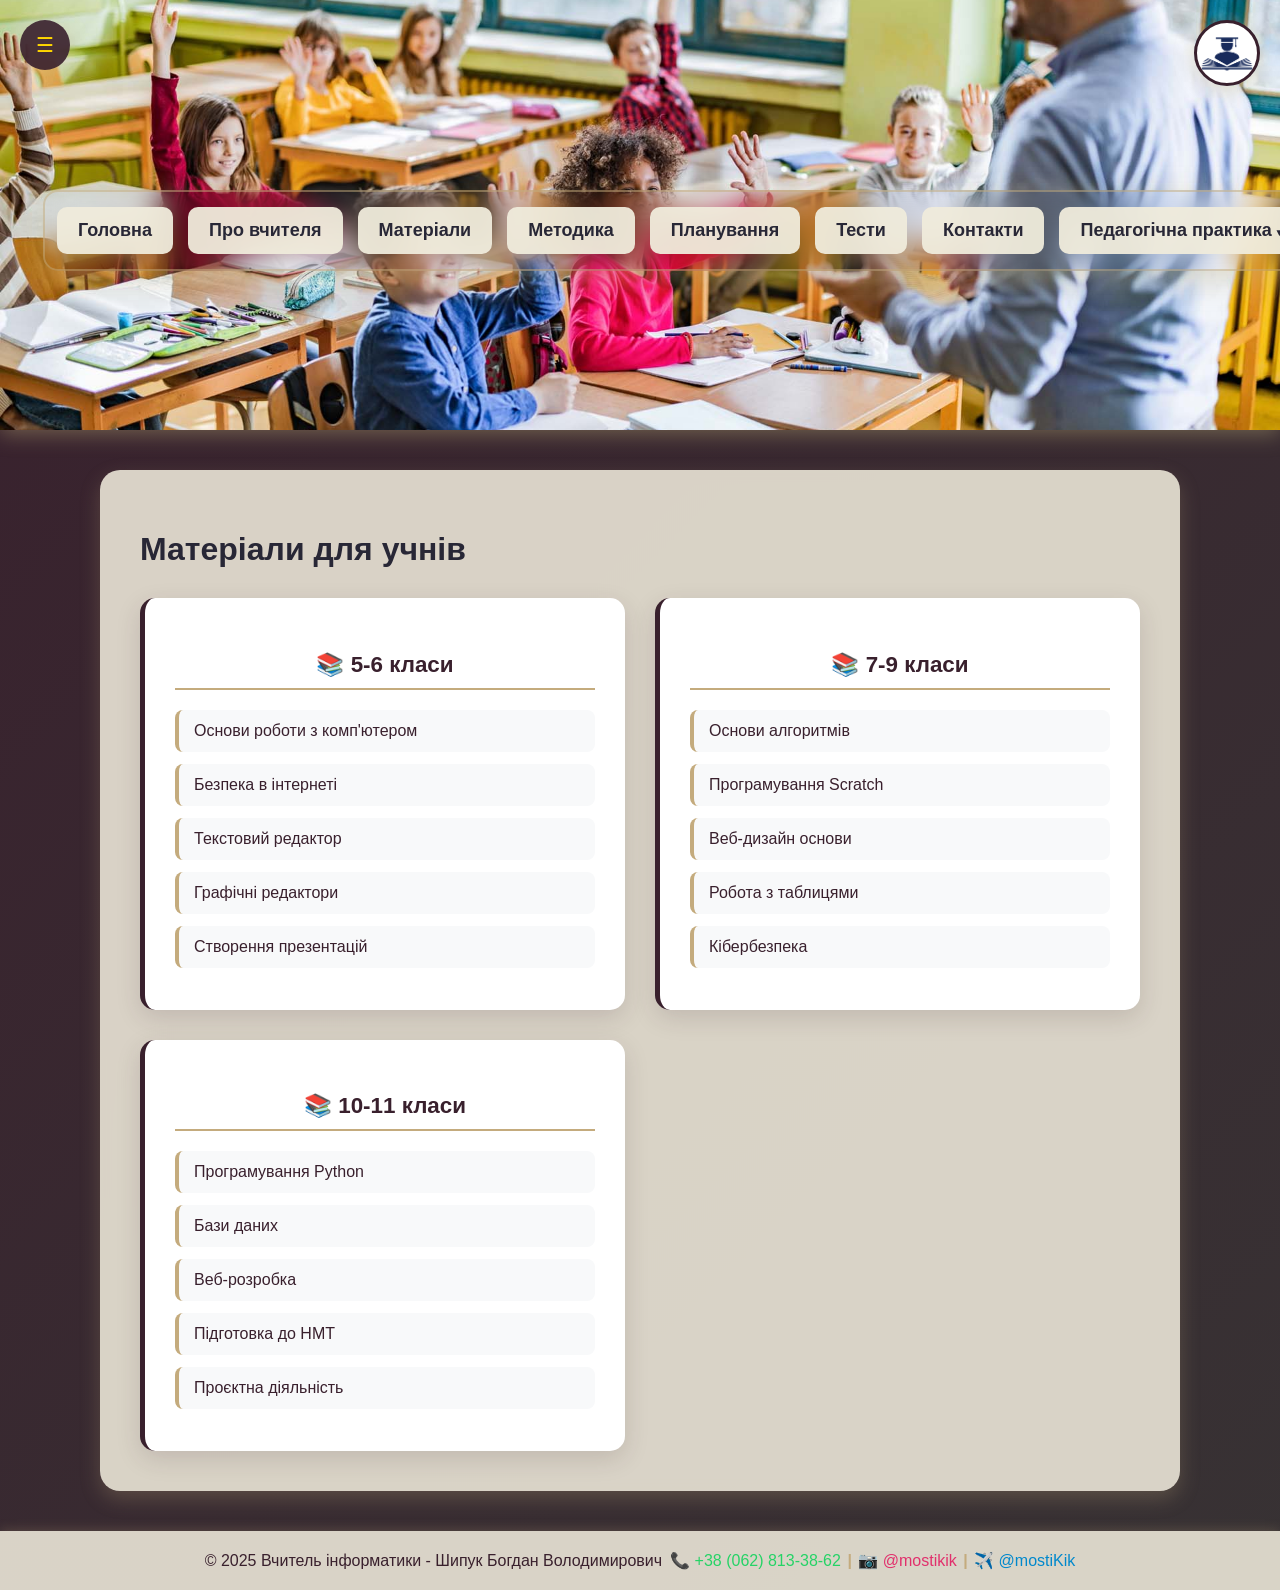
<file: materials.html>
<!DOCTYPE html>
<html lang="uk">
<head>
    <meta charset="UTF-8">
    <meta name="viewport" content="width=device-width,initial-scale=1">
    <title>Матеріали для учнів</title>
    <link rel="stylesheet" href="style.css">
    <link rel="icon" type="image/png" href="images/icon.png">
</head>
<body>

<button class="menu-toggle" id="menuToggle">☰</button>

<header id="mainHeader">
    <div class="container">
<nav>
  <ul class="menu">
    <li><a href="index.html">Головна</a></li>
    <li><a href="about.html">Про вчителя</a></li>
    <li><a href="materials.html">Матеріали</a></li>
    <li><a href="methodology.html">Методика</a></li>
    <li><a href="planning.html">Планування</a></li>
    <li><a href="tests.html">Тести</a></li>
    <li><a href="contacts.html">Контакти</a></li>
    <li class="dropdown">
      <a href="#">Педагогічна практика</a>
      <ul class="dropdown-menu">
        <li><a href="practice.html">📝 Практика ЗЗСО</a></li>
        <li><a href="#" data-practice="2">💻 Практика 2</a></li>
        <li><a href="#" data-practice="3">🌐 Практика 3</a></li>
      </ul>
    </li>
  </ul>
</nav>
</header>

<main class="container" id="mainContent">
    <h1>Матеріали для учнів</h1>
    
    <div class="materials-grid">
        <div class="material-category">
            <h3>📚 5-6 класи</h3>
            <ul>
                <li><a href="https://naurok.com.ua/biblioteka/informatika/typ-2" target="_blank">Основи роботи з комп'ютером</a></li>
                <li><a href="https://coh.rv.ua/elementor-4549/" target="_blank">Безпека в інтернеті</a></li>
                <li><a href="https://naurok.com.ua/prezentaciya-tekstoviy-redaktor-288842.html" target="_blank">Текстовий редактор</a></li>
                <li><a href="https://naurok.com.ua/grafichniy-redaktor-krita-stvorennya-ta-opracyuvannya-rastrovih-zobrazhen-u-grafichnomu-redaktori-krita-378390.html" target="_blank">Графічні редактори</a></li>
                <li><a href="https://naurok.com.ua/prezentaciya-etapi-stvorennya-komp-yuterno-prezentaci-276168.html" target="_blank">Створення презентацій</a></li>
            </ul>
        </div>

        <div class="material-category">
            <h3>📚 7-9 класи</h3>
            <ul>
                <li><a href="https://mon.gov.ua/static-objects/mon/sites/1/zagalna%20serednya/Navchalni.prohramy/navchalni-prohramy-na-osnovi-modelnykh/2024/12/26/informatyka-7-9-klasy-avtory-pasichnyk-ta-in-26-12-2024.pdf" target="_blank">Основи алгоритмів</a></li>
                <li><a href="https://naurok.com.ua/zbirnik-praktichnih-robit-u-seredovischi-programuvannya-skretch-282612.html" target="_blank">Програмування Scratch</a></li>
                <li><a href="https://teach-inf.com.ua/load/dlja_urokiv/korisne/vse_dlja_vivchennja_kursu_quot_osnovi_veb_dizajnu_quot/38-1-0-425" target="_blank">Веб-дизайн основи</a></li>
                <li><a href="https://naurok.com.ua/robota-z-tablicyami-v-tekstovomu-redaktori-369260.html" target="_blank">Робота з таблицями</a></li>
                <li><a href="https://naurok.com.ua/kiberbezpeka-v-interneti-prezentaciya-293880.html" target="_blank">Кібербезпека</a></li>
            </ul>
        </div>

        <div class="material-category">
            <h3>📚 10-11 класи</h3>
            <ul>
                <li><a href="https://naurok.com.ua/prezentaciya-ponyattya-programuvannya-mova-programuvannya-python-osnovni-tipi-danih-u-python-zminni-450402.html" target="_blank">Програмування Python</a></li>
                <li><a href="http://kipt.com.ua/wp-content/uploads/2019/10/%D0%9C%D0%BE%D0%B4%D1%83%D0%BB%D1%8C-%D0%91%D0%B0%D0%B7%D0%B8-%D0%B4%D0%B0%D0%BD%D0%B8%D1%85-%D0%A0%D1%83%D0%B4%D0%B5%D0%BD%D0%BA%D0%BE.pdf" target="_blank">Бази даних</a></li>
                <li><a href="https://naurok.com.ua/rozrobka-uroku-na-temu-veb-dizayn-275083.html" target="_blank">Веб-розробка</a></li>
                <li><a href="https://www.studyway.kyiv.ua/course/view.php?id=14" target="_blank">Підготовка до НМТ</a></li>
                <li><a href="https://naurok.com.ua/stattya-proektna-diyalnist-na-urokah-informatiki-yak-zasib-formuvannya-aktivno-zhittevo-pozici-uchnya-87965.html" target="_blank">Проєктна діяльність</a></li>
            </ul>
        </div>
    </div>
</main>

<footer class="footer">
  <div class="footer-content">
    <div class="footer-text">© 2025 Вчитель інформатики - Шипук Богдан Володимирович</div>
    <div class="social-links">
      <a href="tel:+380628133862" class="social-link">📞 +38 (062) 813-38-62</a>
      <span class="contact-separator">|</span>
      <a href="https://instagram.com/mostikik" class="social-link" target="_blank">📷 @mostikik</a>
      <span class="contact-separator">|</span>
      <a href="https://t.me/mostiKik" class="social-link telegram" target="_blank">✈️ @mostiKik</a>
    </div>
  </div>
  
<script>
document.addEventListener('DOMContentLoaded', function() {
    const modal = document.getElementById('practiceModal');
    const modalTitle = document.getElementById('modalTitle');
    const modalBody = document.getElementById('modalBody');
    const modalClose = document.getElementById('modalClose');
    
    const practiceContent = {
        2: {
            title: "💻 Практика 2:",
            content: `
                <div style="font-size: 64px; margin-bottom: 20px;">🚧</div>
                <div style="font-size: 24px; color: #39202D; margin-bottom: 15px;">Сторінка в розробці</div>
                <div style="color: #666; line-height: 1.6; margin-bottom: 20px;">
                    <p>Практика знаходиться на стадії підготовки.</p>
                    <p>Слідкуйте за оновленнями!</p>
                </div>
                <button onclick="closeModalFunction()" style="display: inline-block; margin-top: 15px; padding: 10px 25px; background: linear-gradient(135deg, #39202D, #C4AB7D); color: white; border: none; border-radius: 8px; cursor: pointer;">Закрити</button>
            `
        },
        3: {
            title: "🌐 Практика 3:",
            content: `
                <div style="font-size: 64px; margin-bottom: 20px;">🎨</div>
                <div style="font-size: 24px; color: #39202D; margin-bottom: 15px;">Сторінка в розробці</div>
                <div style="color: #666; line-height: 1.6; margin-bottom: 20px;">
                    <p>Практика готується до публікації.</p>
                    <p>Незабаром тут з'являться цікаві матеріали!</p>
                </div>
                <button onclick="closeModalFunction()" style="display: inline-block; margin-top: 15px; padding: 10px 25px; background: linear-gradient(135deg, #39202D, #C4AB7D); color: white; border: none; border-radius: 8px; cursor: pointer;">Закрити</button>
            `
        }
    };
    
    window.closeModalFunction = function() {
        modal.style.display = 'none';
    };
    
    document.querySelectorAll('.dropdown-menu a').forEach(link => {
        link.addEventListener('click', function(e) {
            const practiceId = this.getAttribute('data-practice');
            const href = this.getAttribute('href');
            
            if (href === 'practice.html') {
                return;
            }
            
            if (practiceId === '2' || practiceId === '3') {
                e.preventDefault();
                const content = practiceContent[practiceId];
                if (content) {
                    modalTitle.textContent = content.title;
                    modalBody.innerHTML = content.content;
                    modal.style.display = 'flex';
                }
            }
        });
    });
    
    function closeModal() {
        modal.style.display = 'none';
    }
    
    if (modalClose) {
        modalClose.addEventListener('click', closeModal);
    }
    
    window.addEventListener('click', function(e) {
        if (e.target === modal) {
            closeModal();
        }
    });
    
    document.addEventListener('keydown', function(e) {
        if (e.key === 'Escape' && modal.style.display === 'flex') {
            closeModal();
        }
    });
});
</script>
</footer>
<script src="script.js"></script>
</body>
  <style>
    /* Стилі для випадаючого меню */
    .dropdown {
      position: relative;
    }
    
    .dropdown-menu {
      position: absolute;
      top: 100%;
      left: 0;
      background: white;
      min-width: 220px;
      border-radius: 10px;
      box-shadow: 0 5px 20px rgba(0,0,0,0.2);
      opacity: 0;
      visibility: hidden;
      transition: all 0.3s ease;
      z-index: 100;
      padding: 8px 0;
      margin-top: 5px;
    }
    
    .dropdown:hover .dropdown-menu {
      opacity: 1;
      visibility: visible;
      margin-top: 0;
    }
    
    .dropdown-menu li {
      list-style: none;
    }
    
    .dropdown-menu a {
      display: block;
      padding: 10px 20px;
      color: #39202D;
      text-decoration: none;
      transition: all 0.3s ease;
      font-size: 14px;
      border-bottom: 1px solid #eee;
    }
    
    .dropdown-menu a:last-child {
      border-bottom: none;
    }
    
    .dropdown-menu a:hover {
      background: linear-gradient(135deg, #39202D, #C4AB7D);
      color: white;
      padding-left: 25px;
    }
    
    .menu > li.dropdown > a::after {
      content: " ▼";
      font-size: 10px;
    }
    
    /* Стилі для модального вікна */
    .practice-modal {
      display: none;
      position: fixed;
      top: 0;
      left: 0;
      width: 100%;
      height: 100%;
      background: rgba(0,0,0,0.8);
      z-index: 2000;
      align-items: center;
      justify-content: center;
      animation: fadeIn 0.3s ease;
    }
    
    @keyframes fadeIn {
      from { opacity: 0; }
      to { opacity: 1; }
    }
    
    .modal-content {
      background: white;
      border-radius: 20px;
      max-width: 600px;
      width: 90%;
      max-height: 85vh;
      overflow-y: auto;
      box-shadow: 0 10px 40px rgba(0,0,0,0.3);
      animation: slideDown 0.3s ease;
    }
    
    @keyframes slideDown {
      from {
        opacity: 0;
        transform: translateY(-50px);
      }
      to {
        opacity: 1;
        transform: translateY(0);
      }
    }
    
    .modal-header {
      background: linear-gradient(135deg, #39202D, #C4AB7D);
      color: white;
      padding: 20px 25px;
      border-radius: 20px 20px 0 0;
      display: flex;
      justify-content: space-between;
      align-items: center;
    }
    
    .modal-header h3 {
      margin: 0;
      font-size: 1.5em;
    }
    
    .modal-close {
      background: none;
      border: none;
      color: white;
      font-size: 28px;
      cursor: pointer;
      transition: transform 0.3s ease;
    }
    
    .modal-close:hover {
      transform: scale(1.1);
    }
    
    .modal-body {
      padding: 25px;
      text-align: center;
    }
    
    .info-icon {
      font-size: 64px;
      margin-bottom: 20px;
    }
    
    .info-title {
      font-size: 24px;
      color: #39202D;
      margin-bottom: 15px;
    }
    
    .info-text {
      color: #666;
      line-height: 1.6;
      margin-bottom: 20px;
    }
    
    .info-list {
      text-align: left;
      margin: 20px 0;
      padding-left: 20px;
    }
    
    .info-list li {
      margin: 10px 0;
      color: #555;
    }
    
    .info-btn {
      display: inline-block;
      margin-top: 15px;
      padding: 10px 25px;
      background: linear-gradient(135deg, #39202D, #C4AB7D);
      color: white;
      text-decoration: none;
      border-radius: 8px;
      border: none;
      cursor: pointer;
      transition: all 0.3s ease;
    }
    
    .info-btn:hover {
      transform: translateY(-2px);
      box-shadow: 0 5px 15px rgba(0,0,0,0.2);
    }
  </style>
</head>
<body>
  <script src="script.js"></script>
<script>
document.addEventListener('DOMContentLoaded', function() {
    const modal = document.getElementById('practiceModal');
    const modalTitle = document.getElementById('modalTitle');
    const modalBody = document.getElementById('modalBody');
    const modalClose = document.getElementById('modalClose');
    
    const practiceContent = {
        2: {
            title: "💻 Практика 2:",
            content: `
                <div class="info-icon">🚧</div>
                <div class="info-title">Сторінка в розробці</div>
                <div class="info-text">
                    <p>Практика знаходиться на стадії підготовки.</p>
                    <p>Слідкуйте за оновленнями!</p>
                </div>
                <button class="info-btn" onclick="closeModalFunction()">Закрити</button>
            `
        },
        3: {
            title: "🌐 Практика 3: ",
            content: `
                <div class="info-icon">🎨</div>
                <div class="info-title">Сторінка в розробці</div>
                <div class="info-text">
                    <p>Практика готується до публікації.</p>
                    <p>Незабаром тут з'являться цікаві матеріали!</p>
                </div>
                <button class="info-btn" onclick="closeModalFunction()">Закрити</button>
            `
        }
    };
    
    window.closeModalFunction = function() {
        modal.style.display = 'none';
    };
    
    document.querySelectorAll('.dropdown-menu a').forEach(link => {
        link.addEventListener('click', function(e) {
            const practiceId = this.getAttribute('data-practice');
            const href = this.getAttribute('href');
            
            if (href === 'practice.html') {
                return;
            }
            
            if (practiceId === '2' || practiceId === '3') {
                e.preventDefault();
                const content = practiceContent[practiceId];
                if (content) {
                    modalTitle.textContent = content.title;
                    modalBody.innerHTML = content.content;
                    modal.style.display = 'flex';
                }
            }
        });
    });
    
    function closeModal() {
        modal.style.display = 'none';
    }
    
    modalClose.addEventListener('click', closeModal);
    window.addEventListener('click', function(e) {
        if (e.target === modal) closeModal();
    });
    document.addEventListener('keydown', function(e) {
        if (e.key === 'Escape' && modal.style.display === 'flex') closeModal();
    });
});
</script>
</footer>
<script src="script.js"></script>
</body>
</html>
</file>
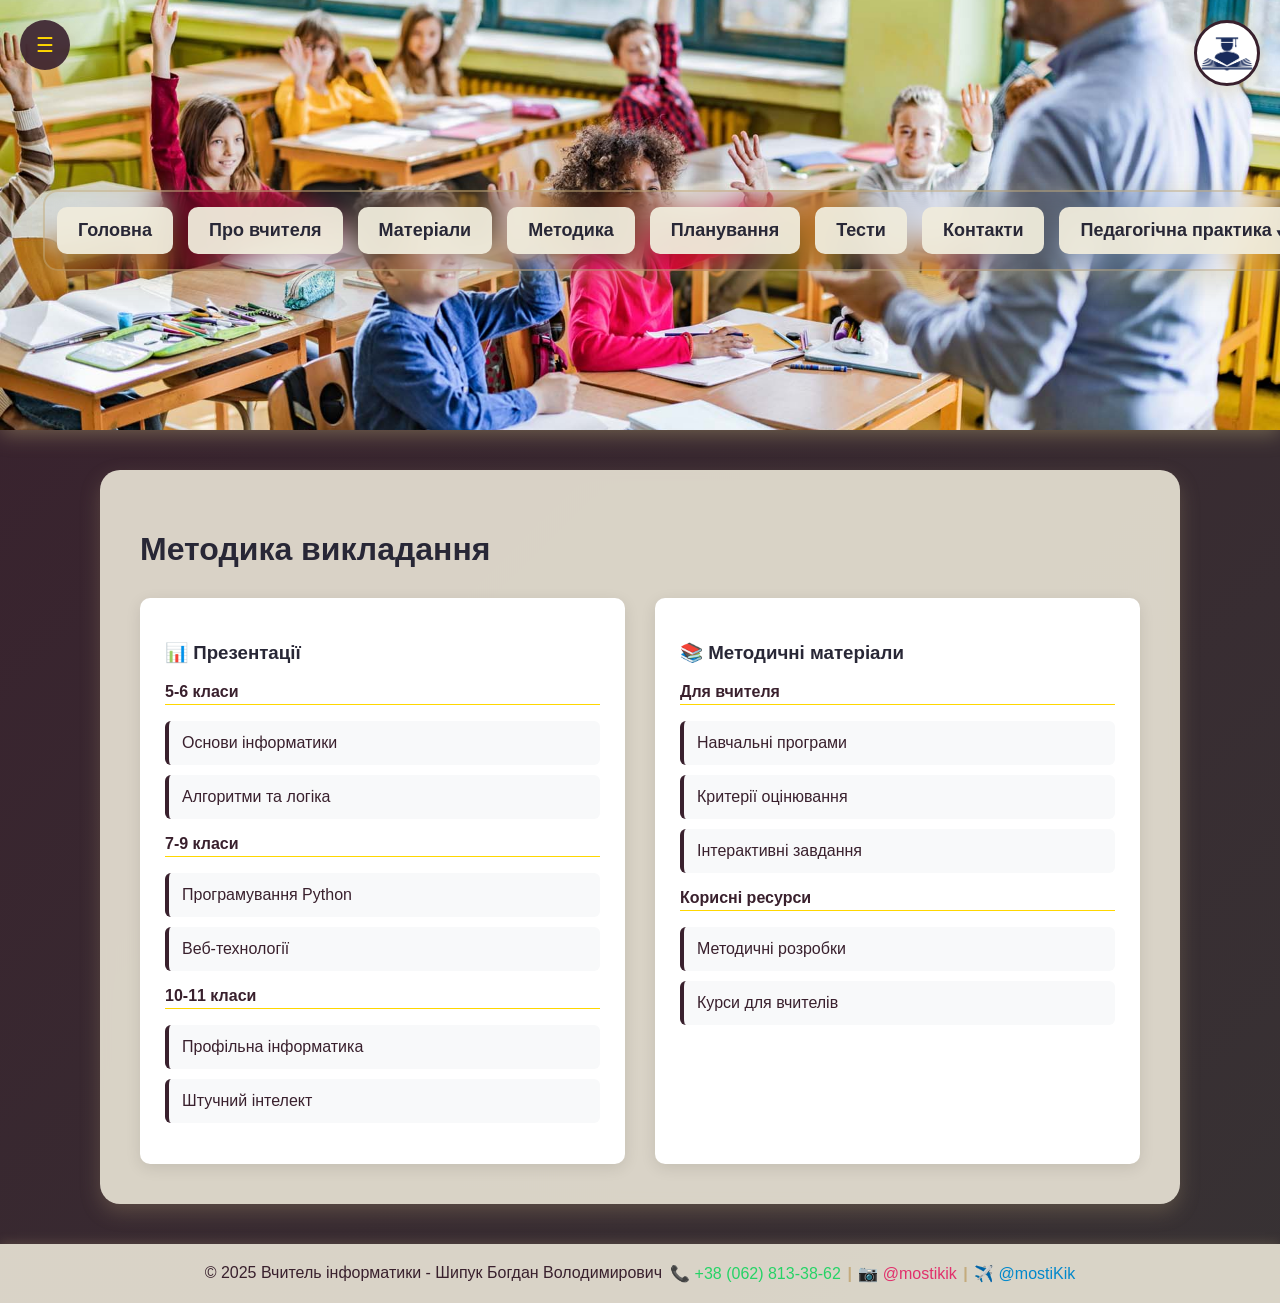
<file: methodology.html>
<!DOCTYPE html>
<html lang="uk">
<head>
    <meta charset="UTF-8">
    <meta name="viewport" content="width=device-width,initial-scale=1">
    <title>Методика</title>
    <link rel="stylesheet" href="style.css">
    <link rel="icon" type="image/png" href="images/icon.png">
</head>
<body>

<button class="menu-toggle" id="menuToggle">☰</button>

<header id="mainHeader">
  <div class="container">
<nav>
  <ul class="menu">
    <li><a href="index.html">Головна</a></li>
    <li><a href="about.html">Про вчителя</a></li>
    <li><a href="materials.html">Матеріали</a></li>
    <li><a href="methodology.html">Методика</a></li>
    <li><a href="planning.html">Планування</a></li>
    <li><a href="tests.html">Тести</a></li>
    <li><a href="contacts.html">Контакти</a></li>
    <li class="dropdown">
      <a href="#">Педагогічна практика</a>
      <ul class="dropdown-menu">
        <li><a href="practice.html">📝 Практика ЗЗСО</a></li>
        <li><a href="#" data-practice="2">💻 Практика 2</a></li>
        <li><a href="#" data-practice="3">🌐 Практика 3</a></li>
      </ul>
    </li>
  </ul>
</nav>
  </div>
</header>

<main class="container" id="mainContent">
  <h1>Методика викладання</h1>
  
  <div class="methodology-grid">
    <div class="methodology-item">
      <h3>📊 Презентації</h3>
      
      <div class="grade-section">
        <h4>5-6 класи</h4>
        <ul class="presentation-list">
          <li><a href="https://vseosvita.ua/library/prezentacia-na-temu-teoreticni-osnovi-informatiki-528208.html" target="_blank">Основи інформатики</a></li>
          <li><a href="https://naurok.com.ua/prezentaciya-algoritmi-459541.html" target="_blank">Алгоритми та логіка</a></li>
        </ul>
      </div>

      <div class="grade-section">
        <h4>7-9 класи</h4>
        <ul class="presentation-list">
          <li><a href="https://naurok.com.ua/prezentaciya-mova-programuvannya-python-seredovische-programuvannya-325102.html" target="_blank">Програмування Python</a></li>
          <li><a href="https://naurok.com.ua/prezentaciya-vstup-do-veb-programuvannya-414825.html" target="_blank">Веб-технології</a></li>
        </ul>
      </div>

      <div class="grade-section">
        <h4>10-11 класи</h4>
        <ul class="presentation-list">
          <li><a href="https://naurok.com.ua/biblioteka/informatika/klas-11/typ-17" target="_blank">Профільна інформатика</a></li>
          <li><a href="https://naurok.com.ua/prezentaciya-na-temu-shtuchniy-intelekt-perevagi-ta-nedoliki-455795.html" target="_blank">Штучний інтелект</a></li>
        </ul>
      </div>
    </div>

    <div class="methodology-item">
      <h3>📚 Методичні матеріали</h3>
      
      <div class="grade-section">
        <h4>Для вчителя</h4>
        <ul class="methodology-list">
          <li><a href="https://mon.gov.ua/static-objects/mon/sites/1/zagalna%20serednya/programy-5-9-klas/onovlennya-12-2017/programa-informatika-5-9-traven-2015.pdf" target="_blank">Навчальні програми</a></li>
          <li><a href="https://naurok.com.ua/kriteri-ocinyuvannya-rezultativ-navchannya-uchniv-5-9-klasiv-z-informatiki-yaki-zdobuvayut-osvitu-vidpovidno-do-novogo-derzhavnogo-standartu-bazovo-seredno-osviti-nush-skladeno-zgi-425126.html" target="_blank">Критерії оцінювання</a></li>
          <li><a href="https://wordwall.net/uk-ua/community/powerpoint-%D0%BF%D1%80%D0%B5%D0%B7%D0%B5%D0%BD%D1%82%D0%B0%D1%86%D1%96%D1%8F" target="_blank">Інтерактивні завдання</a></li>
        </ul>
      </div>

      <div class="grade-section">
        <h4>Корисні ресурси</h4>
        <ul class="methodology-list">
          <li><a href="https://naurok.com.ua/biblioteka/informatika" target="_blank">Методичні розробки</a></li>
          <li><a href="https://naurok.com.ua/upgrade/kursy-dlya-vchyteliv-informatyky" target="_blank">Курси для вчителів</a></li>
        </ul>
      </div>
    </div>
  </div>
</main>

<footer class="footer">
  <div class="footer-content">
    <div class="footer-text">© 2025 Вчитель інформатики - Шипук Богдан Володимирович</div>
    <div class="social-links">
      <a href="tel:+380628133862" class="social-link">📞 +38 (062) 813-38-62</a>
      <span class="contact-separator">|</span>
      <a href="https://instagram.com/mostikik" class="social-link" target="_blank">📷 @mostikik</a>
      <span class="contact-separator">|</span>
      <a href="https://t.me/mostiKik" class="social-link telegram" target="_blank">✈️ @mostiKik</a>
    </div>
  </div>

<script>
document.addEventListener('DOMContentLoaded', function() {
    const modal = document.getElementById('practiceModal');
    const modalTitle = document.getElementById('modalTitle');
    const modalBody = document.getElementById('modalBody');
    const modalClose = document.getElementById('modalClose');
    
    const practiceContent = {
        2: {
            title: "💻 Практика 2:",
            content: `
                <div style="font-size: 64px; margin-bottom: 20px;">🚧</div>
                <div style="font-size: 24px; color: #39202D; margin-bottom: 15px;">Сторінка в розробці</div>
                <div style="color: #666; line-height: 1.6; margin-bottom: 20px;">
                    <p>Практика знаходиться на стадії підготовки.</p>
                    <p>Слідкуйте за оновленнями!</p>
                </div>
                <button onclick="closeModalFunction()" style="display: inline-block; margin-top: 15px; padding: 10px 25px; background: linear-gradient(135deg, #39202D, #C4AB7D); color: white; border: none; border-radius: 8px; cursor: pointer;">Закрити</button>
            `
        },
        3: {
            title: "🌐 Практика 3:",
            content: `
                <div style="font-size: 64px; margin-bottom: 20px;">🎨</div>
                <div style="font-size: 24px; color: #39202D; margin-bottom: 15px;">Сторінка в розробці</div>
                <div style="color: #666; line-height: 1.6; margin-bottom: 20px;">
                    <p>Практика готується до публікації.</p>
                    <p>Незабаром тут з'являться цікаві матеріали!</p>
                </div>
                <button onclick="closeModalFunction()" style="display: inline-block; margin-top: 15px; padding: 10px 25px; background: linear-gradient(135deg, #39202D, #C4AB7D); color: white; border: none; border-radius: 8px; cursor: pointer;">Закрити</button>
            `
        }
    };
    
    window.closeModalFunction = function() {
        modal.style.display = 'none';
    };
    
    document.querySelectorAll('.dropdown-menu a').forEach(link => {
        link.addEventListener('click', function(e) {
            const practiceId = this.getAttribute('data-practice');
            const href = this.getAttribute('href');
            
            if (href === 'practice.html') {
                return;
            }
            
            if (practiceId === '2' || practiceId === '3') {
                e.preventDefault();
                const content = practiceContent[practiceId];
                if (content) {
                    modalTitle.textContent = content.title;
                    modalBody.innerHTML = content.content;
                    modal.style.display = 'flex';
                }
            }
        });
    });
    
    function closeModal() {
        modal.style.display = 'none';
    }
    
    if (modalClose) {
        modalClose.addEventListener('click', closeModal);
    }
    
    window.addEventListener('click', function(e) {
        if (e.target === modal) {
            closeModal();
        }
    });
    
    document.addEventListener('keydown', function(e) {
        if (e.key === 'Escape' && modal.style.display === 'flex') {
            closeModal();
        }
    });
});
</script>
</footer>
<script src="script.js"></script>
</body>
<script>
document.addEventListener('DOMContentLoaded', function() {
    const modal = document.getElementById('practiceModal');
    const modalTitle = document.getElementById('modalTitle');
    const modalBody = document.getElementById('modalBody');
    const modalClose = document.getElementById('modalClose');
    
    const practiceContent = {
        2: {
            title: "💻 Практика 2:",
            content: `
                <div style="font-size: 64px; margin-bottom: 20px;">🚧</div>
                <div style="font-size: 24px; color: #39202D; margin-bottom: 15px;">Сторінка в розробці</div>
                <div style="color: #666; line-height: 1.6; margin-bottom: 20px;">
                    <p>Практика знаходиться на стадії підготовки.</p>
                    <p>Слідкуйте за оновленнями!</p>
                </div>
                <button onclick="closeModalFunction()" style="display: inline-block; margin-top: 15px; padding: 10px 25px; background: linear-gradient(135deg, #39202D, #C4AB7D); color: white; border: none; border-radius: 8px; cursor: pointer;">Закрити</button>
            `
        },
        3: {
            title: "🌐 Практика 3:",
            content: `
                <div style="font-size: 64px; margin-bottom: 20px;">🎨</div>
                <div style="font-size: 24px; color: #39202D; margin-bottom: 15px;">Сторінка в розробці</div>
                <div style="color: #666; line-height: 1.6; margin-bottom: 20px;">
                    <p>Практика готується до публікації.</p>
                    <p>Незабаром тут з'являться цікаві матеріали!</p>
                </div>
                <button onclick="closeModalFunction()" style="display: inline-block; margin-top: 15px; padding: 10px 25px; background: linear-gradient(135deg, #39202D, #C4AB7D); color: white; border: none; border-radius: 8px; cursor: pointer;">Закрити</button>
            `
        }
    };
    
    window.closeModalFunction = function() {
        modal.style.display = 'none';
    };
    
    document.querySelectorAll('.dropdown-menu a').forEach(link => {
        link.addEventListener('click', function(e) {
            const practiceId = this.getAttribute('data-practice');
            const href = this.getAttribute('href');
            
            if (href === 'practice.html') {
                return;
            }
            
            if (practiceId === '2' || practiceId === '3') {
                e.preventDefault();
                const content = practiceContent[practiceId];
                if (content) {
                    modalTitle.textContent = content.title;
                    modalBody.innerHTML = content.content;
                    modal.style.display = 'flex';
                }
            }
        });
    });
    
    function closeModal() {
        modal.style.display = 'none';
    }
    
    if (modalClose) {
        modalClose.addEventListener('click', closeModal);
    }
    
    window.addEventListener('click', function(e) {
        if (e.target === modal) {
            closeModal();
        }
    });
    
    document.addEventListener('keydown', function(e) {
        if (e.key === 'Escape' && modal.style.display === 'flex') {
            closeModal();
        }
    });
});
</script>
</footer>
<script src="script.js"></script>
</body>
  <style>
    /* Стилі для випадаючого меню */
    .dropdown {
      position: relative;
    }
    
    .dropdown-menu {
      position: absolute;
      top: 100%;
      left: 0;
      background: white;
      min-width: 220px;
      border-radius: 10px;
      box-shadow: 0 5px 20px rgba(0,0,0,0.2);
      opacity: 0;
      visibility: hidden;
      transition: all 0.3s ease;
      z-index: 100;
      padding: 8px 0;
      margin-top: 5px;
    }
    
    .dropdown:hover .dropdown-menu {
      opacity: 1;
      visibility: visible;
      margin-top: 0;
    }
    
    .dropdown-menu li {
      list-style: none;
    }
    
    .dropdown-menu a {
      display: block;
      padding: 10px 20px;
      color: #39202D;
      text-decoration: none;
      transition: all 0.3s ease;
      font-size: 14px;
      border-bottom: 1px solid #eee;
    }
    
    .dropdown-menu a:last-child {
      border-bottom: none;
    }
    
    .dropdown-menu a:hover {
      background: linear-gradient(135deg, #39202D, #C4AB7D);
      color: white;
      padding-left: 25px;
    }
    
    .menu > li.dropdown > a::after {
      content: " ▼";
      font-size: 10px;
    }
    
    /* Стилі для модального вікна */
    .practice-modal {
      display: none;
      position: fixed;
      top: 0;
      left: 0;
      width: 100%;
      height: 100%;
      background: rgba(0,0,0,0.8);
      z-index: 2000;
      align-items: center;
      justify-content: center;
      animation: fadeIn 0.3s ease;
    }
    
    @keyframes fadeIn {
      from { opacity: 0; }
      to { opacity: 1; }
    }
    
    .modal-content {
      background: white;
      border-radius: 20px;
      max-width: 600px;
      width: 90%;
      max-height: 85vh;
      overflow-y: auto;
      box-shadow: 0 10px 40px rgba(0,0,0,0.3);
      animation: slideDown 0.3s ease;
    }
    
    @keyframes slideDown {
      from {
        opacity: 0;
        transform: translateY(-50px);
      }
      to {
        opacity: 1;
        transform: translateY(0);
      }
    }
    
    .modal-header {
      background: linear-gradient(135deg, #39202D, #C4AB7D);
      color: white;
      padding: 20px 25px;
      border-radius: 20px 20px 0 0;
      display: flex;
      justify-content: space-between;
      align-items: center;
    }
    
    .modal-header h3 {
      margin: 0;
      font-size: 1.5em;
    }
    
    .modal-close {
      background: none;
      border: none;
      color: white;
      font-size: 28px;
      cursor: pointer;
      transition: transform 0.3s ease;
    }
    
    .modal-close:hover {
      transform: scale(1.1);
    }
    
    .modal-body {
      padding: 25px;
      text-align: center;
    }
    
    .info-icon {
      font-size: 64px;
      margin-bottom: 20px;
    }
    
    .info-title {
      font-size: 24px;
      color: #39202D;
      margin-bottom: 15px;
    }
    
    .info-text {
      color: #666;
      line-height: 1.6;
      margin-bottom: 20px;
    }
    
    .info-list {
      text-align: left;
      margin: 20px 0;
      padding-left: 20px;
    }
    
    .info-list li {
      margin: 10px 0;
      color: #555;
    }
    
    .info-btn {
      display: inline-block;
      margin-top: 15px;
      padding: 10px 25px;
      background: linear-gradient(135deg, #39202D, #C4AB7D);
      color: white;
      text-decoration: none;
      border-radius: 8px;
      border: none;
      cursor: pointer;
      transition: all 0.3s ease;
    }
    
    .info-btn:hover {
      transform: translateY(-2px);
      box-shadow: 0 5px 15px rgba(0,0,0,0.2);
    }
  </style>
</head>
<body>
  <script src="script.js"></script>
<script>
document.addEventListener('DOMContentLoaded', function() {
    const modal = document.getElementById('practiceModal');
    const modalTitle = document.getElementById('modalTitle');
    const modalBody = document.getElementById('modalBody');
    const modalClose = document.getElementById('modalClose');
    
    const practiceContent = {
        2: {
            title: "💻 Практика 2:",
            content: `
                <div class="info-icon">🚧</div>
                <div class="info-title">Сторінка в розробці</div>
                <div class="info-text">
                    <p>Практика знаходиться на стадії підготовки.</p>
                    <p>Слідкуйте за оновленнями!</p>
                </div>
                <button class="info-btn" onclick="closeModalFunction()">Закрити</button>
            `
        },
        3: {
            title: "🌐 Практика 3: ",
            content: `
                <div class="info-icon">🎨</div>
                <div class="info-title">Сторінка в розробці</div>
                <div class="info-text">
                    <p>Практика готується до публікації.</p>
                    <p>Незабаром тут з'являться цікаві матеріали!</p>
                </div>
                <button class="info-btn" onclick="closeModalFunction()">Закрити</button>
            `
        }
    };
    
    window.closeModalFunction = function() {
        modal.style.display = 'none';
    };
    
    document.querySelectorAll('.dropdown-menu a').forEach(link => {
        link.addEventListener('click', function(e) {
            const practiceId = this.getAttribute('data-practice');
            const href = this.getAttribute('href');
            
            if (href === 'practice.html') {
                return;
            }
            
            if (practiceId === '2' || practiceId === '3') {
                e.preventDefault();
                const content = practiceContent[practiceId];
                if (content) {
                    modalTitle.textContent = content.title;
                    modalBody.innerHTML = content.content;
                    modal.style.display = 'flex';
                }
            }
        });
    });
    
    function closeModal() {
        modal.style.display = 'none';
    }
    
    modalClose.addEventListener('click', closeModal);
    window.addEventListener('click', function(e) {
        if (e.target === modal) closeModal();
    });
    document.addEventListener('keydown', function(e) {
        if (e.key === 'Escape' && modal.style.display === 'flex') closeModal();
    });
});
</script>

</html>
</file>
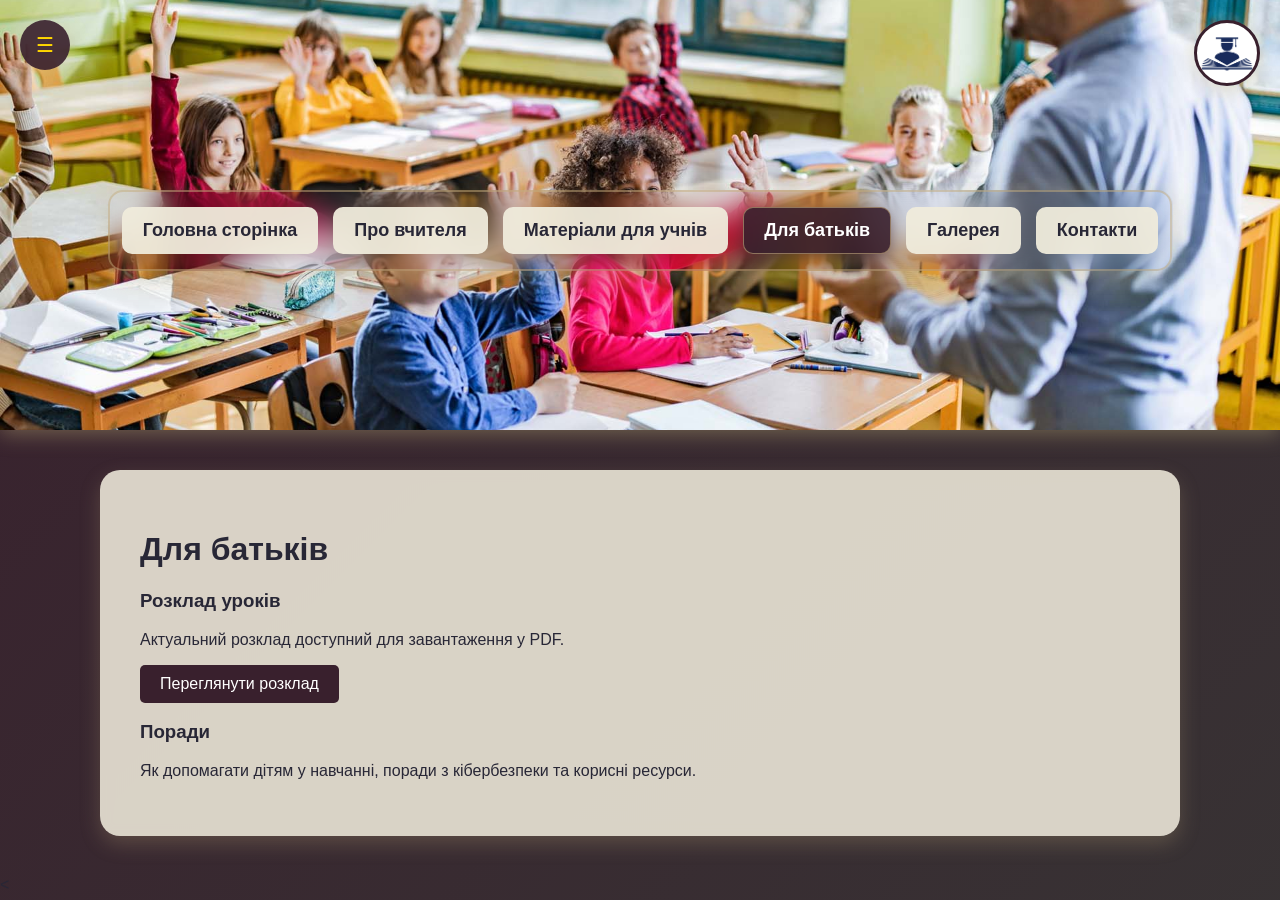
<file: parents.html>
<!DOCTYPE html>
<html lang="uk">
<head>
    <meta charset="UTF-8">
    <meta name="viewport" content="width=device-width,initial-scale=1">
    <title>Для батьків</title>
    <link rel="stylesheet" href="style.css">
    <link rel="icon" type="image/png" href="images/icon.png">
</head>
<body>

<button class="menu-toggle" id="menuToggle">☰</button>

<header id="mainHeader">
  <div class="container">
    <nav>
      <ul class="menu">
        <li class="dropdown">
          <a href="index.html">Головна сторінка</a>
        </li>

        <li class="dropdown">
          <a href="about.html">Про вчителя</a>
        </li>

        <li class="dropdown">
          <a href="materials.html">Матеріали для учнів</a>
        </li>

        <li class="dropdown">
          <a href="parents.html" class="active">Для батьків</a>
        </li>

        <li class="dropdown">
          <a href="gallery.html">Галерея</a>
        </li>

        <li class="dropdown">
          <a href="contacts.html">Контакти</a>
        </li>
      </ul>
    </nav>
  </div>
</header>

<main class="container" id="mainContent">
  <h1>Для батьків</h1>
  <div class="grid">
    <div>
      <h3>Розклад уроків</h3>
      <p>Актуальний розклад доступний для завантаження у PDF.</p>
      <a href="schedule.html" class="button">Переглянути розклад</a>
    </div>
    <div>
      <h3>Поради</h3>
      <p>Як допомагати дітям у навчанні, поради з кібербезпеки та корисні ресурси.</p>
    </div>
  </div>
</main>

<
</file>
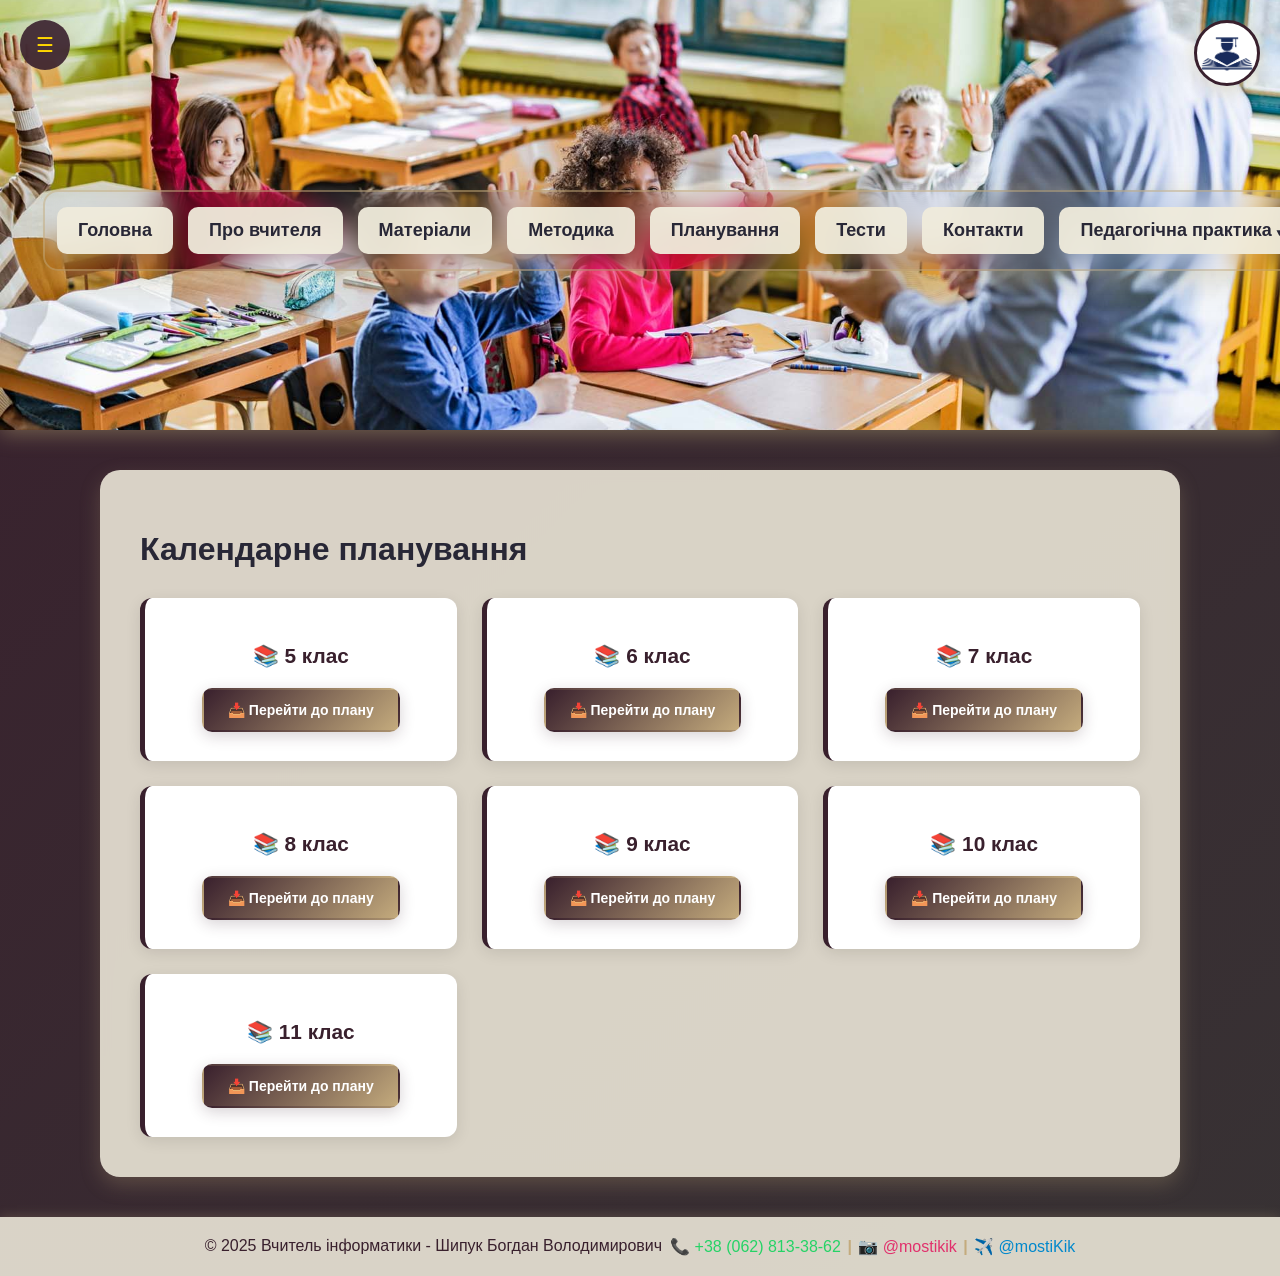
<file: planning.html>
<!DOCTYPE html>
<html lang="uk">
<head>
    <meta charset="UTF-8">
    <meta name="viewport" content="width=device-width,initial-scale=1">
    <title>Планування</title>
    <link rel="stylesheet" href="style.css">
    <link rel="icon" type="image/png" href="images/icon.png">
</head>
<body>

<button class="menu-toggle" id="menuToggle">☰</button>

<header id="mainHeader">
  <div class="container">
<nav>
  <ul class="menu">
    <li><a href="index.html">Головна</a></li>
    <li><a href="about.html">Про вчителя</a></li>
    <li><a href="materials.html">Матеріали</a></li>
    <li><a href="methodology.html">Методика</a></li>
    <li><a href="planning.html">Планування</a></li>
    <li><a href="tests.html">Тести</a></li>
    <li><a href="contacts.html">Контакти</a></li>
    <li class="dropdown">
      <a href="#">Педагогічна практика</a>
      <ul class="dropdown-menu">
        <li><a href="practice.html">📝 Практика ЗЗСО</a></li>
        <li><a href="#" data-practice="2">💻 Практика 2</a></li>
        <li><a href="#" data-practice="3">🌐 Практика 3</a></li>
      </ul>
    </li>
  </ul>
</nav>
  </div>
</header>

<main class="container" id="mainContent">
  <h1>Календарне планування</h1>
  
  <div class="grades-grid">
    <!-- 5 клас -->
    <div class="grade-plan">
      <h3>📚 5 клас</h3>
      <div class="download-section">
        <a href="https://drive.google.com/file/d/1CvasUBPqn2tpEVzUypCvLFWW9SGZMn0X/view?usp=drive_link" class="download-btn" target="_blank">📥 Перейти до плану</a>
      </div>
    </div>

    <!-- 6 клас -->
    <div class="grade-plan">
      <h3>📚 6 клас</h3>
      <div class="download-section">
        <a href="https://drive.google.com/file/d/1IBcPS42EafqCXKS47ap7IPkYkm7c_EIu/view?usp=drive_link" class="download-btn" target="_blank">📥 Перейти до плану</a>
      </div>
    </div>

    <!-- 7 клас -->
    <div class="grade-plan">
      <h3>📚 7 клас</h3>
      <div class="download-section">
        <a href="https://informatik.pp.ua/kabinet/kalendarne-planuvannia/kp-7-klas/ktp-z-informatyky-7-klas-ryvkind/" class="download-btn" target="_blank">📥 Перейти до плану</a>
      </div>
    </div>

    <!-- 8 клас -->
    <div class="grade-plan">
      <h3>📚 8 клас</h3>
      <div class="download-section">
        <a href="https://teach-inf.com.ua/load/kalendarni_plani/8_klas/kalendarno_tematichne_planuvannja_informatika_8_klas_nush_52_godin_do_pidruchnika_j_ja_rivkind_z_grupami_rezultativ/171-1-0-4423" class="download-btn" target="_blank">📥 Перейти до плану</a>
      </div>
    </div>

    <!-- 9 клас -->
    <div class="grade-plan">
      <h3>📚 9 клас</h3>
      <div class="download-section">
        <a href="https://teach-inf.com.ua/load/kalendarni_plani/9_klas/kalendarno_tematichne_planuvannja_informatika_9_klas_70_godin_do_pidruchnika_j_ja_rivkind_2022_rik/172-1-0-3551" class="download-btn" target="_blank">📥 Перейти до плану</a>
      </div>
    </div>

    <!-- 10 клас -->
    <div class="grade-plan">
      <h3>📚 10 клас</h3>
      <div class="download-section">
        <a href="https://teach-inf.com.ua/load/kalendarni_plani/10_11_klas/kalendarno_tematichne_planuvannja_informatika_10_11_klas_riven_standartu_35_godin_bazovij_modul_do_pidruchnika_j_ja_rivkind_2018/173-1-0-2200" class="download-btn" target="_blank">📥 Перейти до плану</a>
      </div>
    </div>

    <!-- 11 клас -->
    <div class="grade-plan">
      <h3>📚 11 клас</h3>
      <div class="download-section">
        <a href="https://teach-inf.com.ua/load/kalendarni_plani/10_11_klas/kalendarno_tematichne_planuvannja_informatika_10_11_klas_riven_standartu_35_godin_bazovij_modul_do_pidruchnika_j_ja_rivkind_2018/173-1-0-2200" class="download-btn" target="_blank">📥 Перейти до плану</a>
      </div>
    </div>
  </div>
</main>

<footer class="footer">
  <div class="footer-content">
    <div class="footer-text">© 2025 Вчитель інформатики - Шипук Богдан Володимирович</div>
    <div class="social-links">
      <a href="tel:+380628133862" class="social-link">📞 +38 (062) 813-38-62</a>
      <span class="contact-separator">|</span>
      <a href="https://instagram.com/mostikik" class="social-link" target="_blank">📷 @mostikik</a>
      <span class="contact-separator">|</span>
      <a href="https://t.me/mostiKik" class="social-link telegram" target="_blank">✈️ @mostiKik</a>
    </div>
  </div>

<script>
document.addEventListener('DOMContentLoaded', function() {
    const modal = document.getElementById('practiceModal');
    const modalTitle = document.getElementById('modalTitle');
    const modalBody = document.getElementById('modalBody');
    const modalClose = document.getElementById('modalClose');
    
    const practiceContent = {
        2: {
            title: "💻 Практика 2:",
            content: `
                <div style="font-size: 64px; margin-bottom: 20px;">🚧</div>
                <div style="font-size: 24px; color: #39202D; margin-bottom: 15px;">Сторінка в розробці</div>
                <div style="color: #666; line-height: 1.6; margin-bottom: 20px;">
                    <p>Практика знаходиться на стадії підготовки.</p>
                    <p>Слідкуйте за оновленнями!</p>
                </div>
                <button onclick="closeModalFunction()" style="display: inline-block; margin-top: 15px; padding: 10px 25px; background: linear-gradient(135deg, #39202D, #C4AB7D); color: white; border: none; border-radius: 8px; cursor: pointer;">Закрити</button>
            `
        },
        3: {
            title: "🌐 Практика 3:",
            content: `
                <div style="font-size: 64px; margin-bottom: 20px;">🎨</div>
                <div style="font-size: 24px; color: #39202D; margin-bottom: 15px;">Сторінка в розробці</div>
                <div style="color: #666; line-height: 1.6; margin-bottom: 20px;">
                    <p>Практика готується до публікації.</p>
                    <p>Незабаром тут з'являться цікаві матеріали!</p>
                </div>
                <button onclick="closeModalFunction()" style="display: inline-block; margin-top: 15px; padding: 10px 25px; background: linear-gradient(135deg, #39202D, #C4AB7D); color: white; border: none; border-radius: 8px; cursor: pointer;">Закрити</button>
            `
        }
    };
    
    window.closeModalFunction = function() {
        modal.style.display = 'none';
    };
    
    document.querySelectorAll('.dropdown-menu a').forEach(link => {
        link.addEventListener('click', function(e) {
            const practiceId = this.getAttribute('data-practice');
            const href = this.getAttribute('href');
            
            if (href === 'practice.html') {
                return;
            }
            
            if (practiceId === '2' || practiceId === '3') {
                e.preventDefault();
                const content = practiceContent[practiceId];
                if (content) {
                    modalTitle.textContent = content.title;
                    modalBody.innerHTML = content.content;
                    modal.style.display = 'flex';
                }
            }
        });
    });
    
    function closeModal() {
        modal.style.display = 'none';
    }
    
    if (modalClose) {
        modalClose.addEventListener('click', closeModal);
    }
    
    window.addEventListener('click', function(e) {
        if (e.target === modal) {
            closeModal();
        }
    });
    
    document.addEventListener('keydown', function(e) {
        if (e.key === 'Escape' && modal.style.display === 'flex') {
            closeModal();
        }
    });
});
</script>
</footer>
<script src="script.js"></script>
</body>
  <style>
    /* Стилі для випадаючого меню */
    .dropdown {
      position: relative;
    }
    
    .dropdown-menu {
      position: absolute;
      top: 100%;
      left: 0;
      background: white;
      min-width: 220px;
      border-radius: 10px;
      box-shadow: 0 5px 20px rgba(0,0,0,0.2);
      opacity: 0;
      visibility: hidden;
      transition: all 0.3s ease;
      z-index: 100;
      padding: 8px 0;
      margin-top: 5px;
    }
    
    .dropdown:hover .dropdown-menu {
      opacity: 1;
      visibility: visible;
      margin-top: 0;
    }
    
    .dropdown-menu li {
      list-style: none;
    }
    
    .dropdown-menu a {
      display: block;
      padding: 10px 20px;
      color: #39202D;
      text-decoration: none;
      transition: all 0.3s ease;
      font-size: 14px;
      border-bottom: 1px solid #eee;
    }
    
    .dropdown-menu a:last-child {
      border-bottom: none;
    }
    
    .dropdown-menu a:hover {
      background: linear-gradient(135deg, #39202D, #C4AB7D);
      color: white;
      padding-left: 25px;
    }
    
    .menu > li.dropdown > a::after {
      content: " ▼";
      font-size: 10px;
    }
    
    /* Стилі для модального вікна */
    .practice-modal {
      display: none;
      position: fixed;
      top: 0;
      left: 0;
      width: 100%;
      height: 100%;
      background: rgba(0,0,0,0.8);
      z-index: 2000;
      align-items: center;
      justify-content: center;
      animation: fadeIn 0.3s ease;
    }
    
    @keyframes fadeIn {
      from { opacity: 0; }
      to { opacity: 1; }
    }
    
    .modal-content {
      background: white;
      border-radius: 20px;
      max-width: 600px;
      width: 90%;
      max-height: 85vh;
      overflow-y: auto;
      box-shadow: 0 10px 40px rgba(0,0,0,0.3);
      animation: slideDown 0.3s ease;
    }
    
    @keyframes slideDown {
      from {
        opacity: 0;
        transform: translateY(-50px);
      }
      to {
        opacity: 1;
        transform: translateY(0);
      }
    }
    
    .modal-header {
      background: linear-gradient(135deg, #39202D, #C4AB7D);
      color: white;
      padding: 20px 25px;
      border-radius: 20px 20px 0 0;
      display: flex;
      justify-content: space-between;
      align-items: center;
    }
    
    .modal-header h3 {
      margin: 0;
      font-size: 1.5em;
    }
    
    .modal-close {
      background: none;
      border: none;
      color: white;
      font-size: 28px;
      cursor: pointer;
      transition: transform 0.3s ease;
    }
    
    .modal-close:hover {
      transform: scale(1.1);
    }
    
    .modal-body {
      padding: 25px;
      text-align: center;
    }
    
    .info-icon {
      font-size: 64px;
      margin-bottom: 20px;
    }
    
    .info-title {
      font-size: 24px;
      color: #39202D;
      margin-bottom: 15px;
    }
    
    .info-text {
      color: #666;
      line-height: 1.6;
      margin-bottom: 20px;
    }
    
    .info-list {
      text-align: left;
      margin: 20px 0;
      padding-left: 20px;
    }
    
    .info-list li {
      margin: 10px 0;
      color: #555;
    }
    
    .info-btn {
      display: inline-block;
      margin-top: 15px;
      padding: 10px 25px;
      background: linear-gradient(135deg, #39202D, #C4AB7D);
      color: white;
      text-decoration: none;
      border-radius: 8px;
      border: none;
      cursor: pointer;
      transition: all 0.3s ease;
    }
    
    .info-btn:hover {
      transform: translateY(-2px);
      box-shadow: 0 5px 15px rgba(0,0,0,0.2);
    }
  </style>
</head>
<body>
  <script src="script.js"></script>
<script>
document.addEventListener('DOMContentLoaded', function() {
    const modal = document.getElementById('practiceModal');
    const modalTitle = document.getElementById('modalTitle');
    const modalBody = document.getElementById('modalBody');
    const modalClose = document.getElementById('modalClose');
    
    const practiceContent = {
        2: {
            title: "💻 Практика 2:",
            content: `
                <div class="info-icon">🚧</div>
                <div class="info-title">Сторінка в розробці</div>
                <div class="info-text">
                    <p>Практика знаходиться на стадії підготовки.</p>
                    <p>Слідкуйте за оновленнями!</p>
                </div>
                <button class="info-btn" onclick="closeModalFunction()">Закрити</button>
            `
        },
        3: {
            title: "🌐 Практика 3: ",
            content: `
                <div class="info-icon">🎨</div>
                <div class="info-title">Сторінка в розробці</div>
                <div class="info-text">
                    <p>Практика готується до публікації.</p>
                    <p>Незабаром тут з'являться цікаві матеріали!</p>
                </div>
                <button class="info-btn" onclick="closeModalFunction()">Закрити</button>
            `
        }
    };
    
    window.closeModalFunction = function() {
        modal.style.display = 'none';
    };
    
    document.querySelectorAll('.dropdown-menu a').forEach(link => {
        link.addEventListener('click', function(e) {
            const practiceId = this.getAttribute('data-practice');
            const href = this.getAttribute('href');
            
            if (href === 'practice.html') {
                return;
            }
            
            if (practiceId === '2' || practiceId === '3') {
                e.preventDefault();
                const content = practiceContent[practiceId];
                if (content) {
                    modalTitle.textContent = content.title;
                    modalBody.innerHTML = content.content;
                    modal.style.display = 'flex';
                }
            }
        });
    });
    
    function closeModal() {
        modal.style.display = 'none';
    }
    
    modalClose.addEventListener('click', closeModal);
    window.addEventListener('click', function(e) {
        if (e.target === modal) closeModal();
    });
    document.addEventListener('keydown', function(e) {
        if (e.key === 'Escape' && modal.style.display === 'flex') closeModal();
    });
});
</script>
</html>
</file>
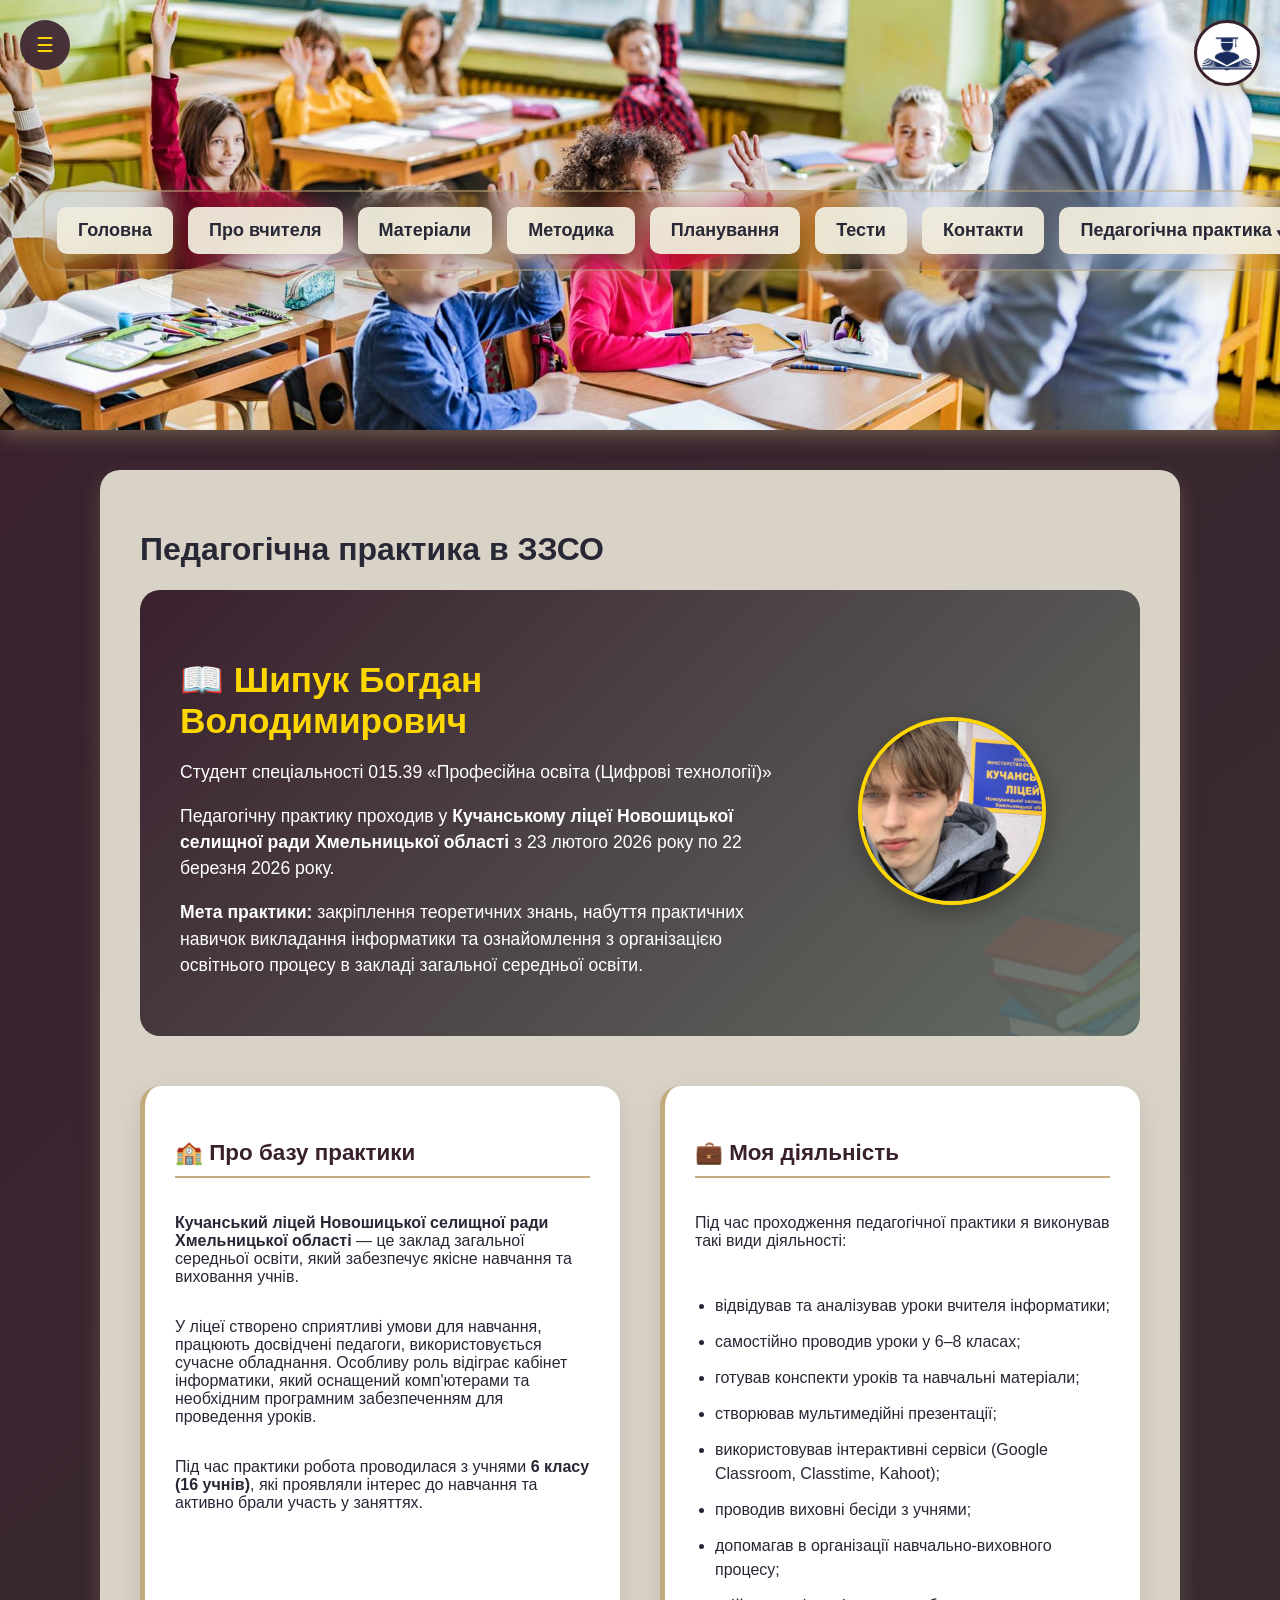
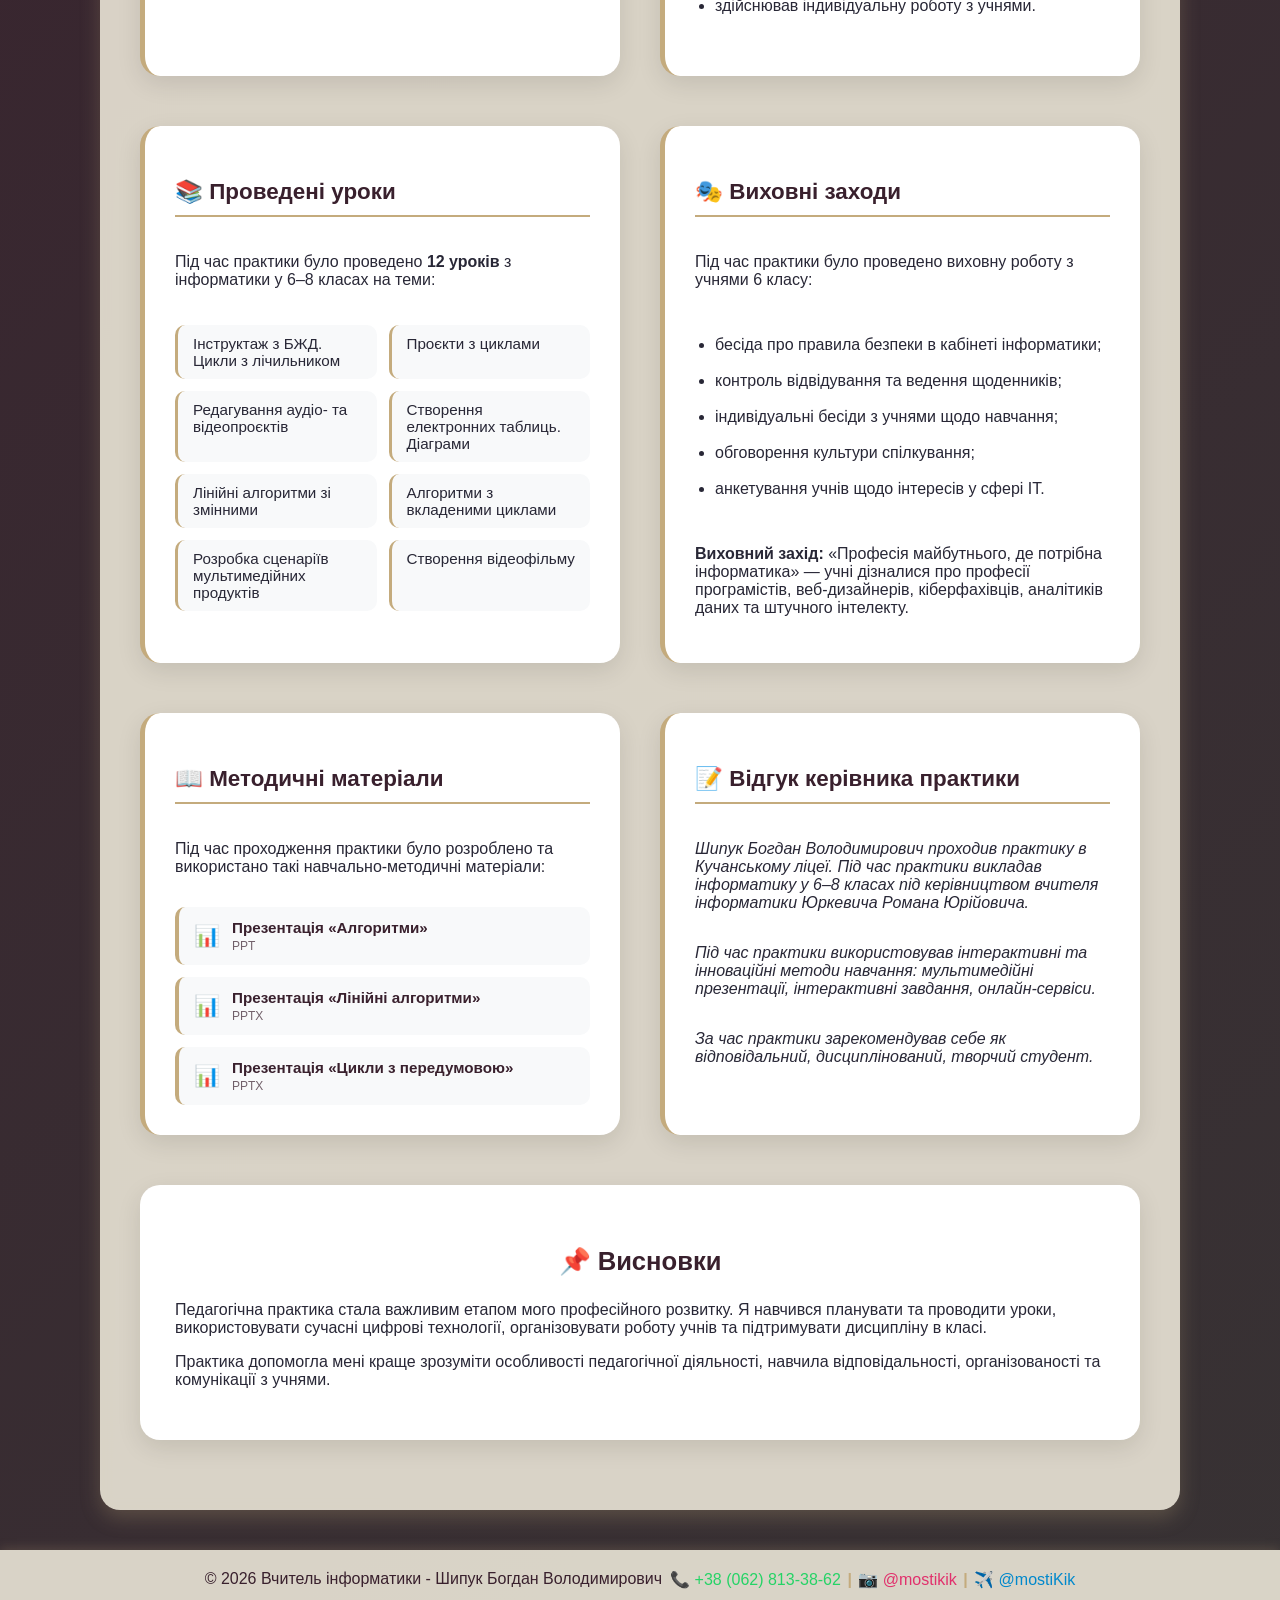
<file: practice.html>
<!DOCTYPE html>
<html lang="uk">
<head>
    <meta charset="UTF-8">
    <meta name="viewport" content="width=device-width, initial-scale=1.0">
    <title>Педагогічна практика в ЗЗСО</title>
    <link rel="stylesheet" href="style.css">
    <link rel="icon" type="image/png" href="images/icon.png">
    <style>
        .dropdown { position: relative; }
        .dropdown-menu {
            position: absolute;
            top: 100%;
            left: 0;
            background: white;
            min-width: 220px;
            border-radius: 10px;
            box-shadow: 0 5px 20px rgba(0,0,0,0.2);
            opacity: 0;
            visibility: hidden;
            transition: all 0.3s ease;
            z-index: 100;
            padding: 8px 0;
            margin-top: 5px;
        }
        .dropdown:hover .dropdown-menu {
            opacity: 1;
            visibility: visible;
            margin-top: 0;
        }
        .dropdown-menu a {
            display: block;
            padding: 10px 20px;
            color: #39202D;
            text-decoration: none;
            transition: all 0.3s ease;
            font-size: 14px;
            border-bottom: 1px solid #eee;
        }
        .dropdown-menu a:last-child { border-bottom: none; }
        .dropdown-menu a:hover {
            background: linear-gradient(135deg, #39202D, #C4AB7D);
            color: white;
            padding-left: 25px;
        }
        .menu > li.dropdown > a::after {
            content: " ▼";
            font-size: 10px;
        }
        .practice-hero {
            background: linear-gradient(135deg, #39202D, #636D64);
            border-radius: 20px;
            padding: 40px;
            margin-bottom: 50px;
            color: white;
            position: relative;
            overflow: hidden;
            display: flex;
            align-items: center;
            justify-content: space-between;
            gap: 30px;
            flex-wrap: wrap;
        }
        .practice-hero::before {
            content: "📚";
            position: absolute;
            font-size: 150px;
            opacity: 0.1;
            bottom: -30px;
            right: -30px;
            transform: rotate(-15deg);
        }
        .hero-content { flex: 2; }
        .hero-content h2 { font-size: 2.2em; margin-bottom: 15px; color: #FFD700; }
        .hero-content p { font-size: 1.1em; line-height: 1.5; }
        .hero-photo { flex: 1; text-align: center; }
        .hero-photo img {
            width: 180px;
            height: 180px;
            border-radius: 50%;
            object-fit: cover;
            border: 4px solid #FFD700;
            box-shadow: 0 8px 25px rgba(0,0,0,0.3);
            transition: transform 0.3s ease;
        }
        .hero-photo img:hover { transform: scale(1.05); }
        .practice-grid {
            display: grid;
            grid-template-columns: repeat(2, 1fr);
            gap: 40px;
            margin: 50px 0;
        }
        .practice-card {
            background: white;
            border-radius: 20px;
            padding: 30px;
            box-shadow: 0 8px 25px rgba(0,0,0,0.1);
            transition: transform 0.3s ease;
            border-left: 5px solid #C4AB7D;
            display: flex;
            flex-direction: column;
        }
        .practice-card:hover { transform: translateY(-5px); }
        .practice-card h3 {
            color: #39202D;
            margin-bottom: 20px;
            font-size: 1.4em;
            display: flex;
            align-items: center;
            gap: 10px;
            border-bottom: 2px solid #C4AB7D;
            padding-bottom: 10px;
        }
        .practice-card ul { padding-left: 20px; flex: 1; }
        .practice-card li { margin: 12px 0; line-height: 1.5; }
        .timeline {
            background: white;
            border-radius: 20px;
            padding: 35px;
            margin: 50px 0 30px 0;
            box-shadow: 0 8px 25px rgba(0,0,0,0.1);
        }
        .timeline h3 {
            color: #39202D;
            margin-bottom: 25px;
            font-size: 1.6em;
            text-align: center;
        }
        .lessons-list {
            display: grid;
            grid-template-columns: repeat(2, 1fr);
            gap: 12px;
            margin-top: 20px;
        }
        .lesson-item {
            background: #f8f9fa;
            padding: 10px 15px;
            border-radius: 10px;
            border-left: 3px solid #C4AB7D;
            font-size: 0.95em;
        }
        .materials-list {
            display: flex;
            flex-direction: column;
            gap: 12px;
            margin-top: 15px;
            flex: 1;
        }
        .material-link {
            display: flex;
            align-items: center;
            gap: 12px;
            padding: 12px 15px;
            background: #f8f9fa;
            border-radius: 10px;
            text-decoration: none;
            color: #39202D;
            transition: all 0.3s ease;
            border-left: 4px solid #C4AB7D;
        }
        .material-link:hover {
            background: #39202D;
            color: white;
            transform: translateX(5px);
        }
        .material-link:hover .material-icon { color: #FFD700; }
        .material-icon { font-size: 1.3em; }
        .material-info { flex: 1; }
        .material-title { font-weight: bold; margin-bottom: 3px; font-size: 0.95em; }
        .material-type { font-size: 0.75em; opacity: 0.7; }
        @media (max-width: 768px) {
            .practice-hero { padding: 30px 20px; flex-direction: column; text-align: center; margin-bottom: 30px; }
            .hero-content { text-align: center; }
            .practice-hero h2 { font-size: 1.6em; }
            .hero-photo img { width: 140px; height: 140px; }
            .practice-grid { grid-template-columns: 1fr; gap: 30px; margin: 30px 0; }
            .lessons-list { grid-template-columns: 1fr; }
            .timeline { padding: 25px; margin: 30px 0; }
        }
    </style>
</head>
<body>

<button class="menu-toggle" id="menuToggle">☰</button>

<header id="mainHeader">
    <div class="container">
        <nav>
            <ul class="menu">
                <li><a href="index.html">Головна</a></li>
                <li><a href="about.html">Про вчителя</a></li>
                <li><a href="materials.html">Матеріали</a></li>
                <li><a href="methodology.html">Методика</a></li>
                <li><a href="planning.html">Планування</a></li>
                <li><a href="tests.html">Тести</a></li>
                <li><a href="contacts.html">Контакти</a></li>
                <li class="dropdown">
                    <a href="#">Педагогічна практика</a>
                    <ul class="dropdown-menu">
                        <li><a href="practice.html">📝 Практика ЗЗСО</a></li>
                        <li><a href="#" data-practice="2">💻 Практика 2</a></li>
                        <li><a href="#" data-practice="3">🌐 Практика 3</a></li>
                    </ul>
                </li>
            </ul>
        </nav>
    </div>
</header>

<main class="container" id="mainContent">
    <h1>Педагогічна практика в ЗЗСО</h1>

    <div class="practice-hero">
        <div class="hero-content">
            <h2>📖 Шипук Богдан Володимирович</h2>
            <p>Студент спеціальності 015.39 «Професійна освіта (Цифрові технології)»</p>
            <p>Педагогічну практику проходив у <strong>Кучанському ліцеї Новошицької селищної ради Хмельницької області</strong> з 23 лютого 2026 року по 22 березня 2026 року.</p>
            <p><strong>Мета практики:</strong> закріплення теоретичних знань, набуття практичних навичок викладання інформатики та ознайомлення з організацією освітнього процесу в закладі загальної середньої освіти.</p>
        </div>
        <div class="hero-photo">
            <img src="images/photo_2026-04-01_02-24-51.jpg" alt="Шипук Богдан Володимирович">
        </div>
    </div>

    <div class="practice-grid">
        <div class="practice-card">
            <h3>🏫 Про базу практики</h3>
            <p><strong>Кучанський ліцей Новошицької селищної ради Хмельницької області</strong> — це заклад загальної середньої освіти, який забезпечує якісне навчання та виховання учнів.</p>
            <p>У ліцеї створено сприятливі умови для навчання, працюють досвідчені педагоги, використовується сучасне обладнання. Особливу роль відіграє кабінет інформатики, який оснащений комп'ютерами та необхідним програмним забезпеченням для проведення уроків.</p>
            <p>Під час практики робота проводилася з учнями <strong>6 класу (16 учнів)</strong>, які проявляли інтерес до навчання та активно брали участь у заняттях.</p>
        </div>

        <div class="practice-card">
            <h3>💼 Моя діяльність</h3>
            <p>Під час проходження педагогічної практики я виконував такі види діяльності:</p>
            <ul>
                <li>відвідував та аналізував уроки вчителя інформатики;</li>
                <li>самостійно проводив уроки у 6–8 класах;</li>
                <li>готував конспекти уроків та навчальні матеріали;</li>
                <li>створював мультимедійні презентації;</li>
                <li>використовував інтерактивні сервіси (Google Classroom, Classtime, Kahoot);</li>
                <li>проводив виховні бесіди з учнями;</li>
                <li>допомагав в організації навчально-виховного процесу;</li>
                <li>здійснював індивідуальну роботу з учнями.</li>
            </ul>
        </div>
    </div>

    <div class="practice-grid">
        <div class="practice-card">
            <h3>📚 Проведені уроки</h3>
            <p>Під час практики було проведено <strong>12 уроків</strong> з інформатики у 6–8 класах на теми:</p>
            <div class="lessons-list">
                <div class="lesson-item">Інструктаж з БЖД. Цикли з лічильником</div>
                <div class="lesson-item">Проєкти з циклами</div>
                <div class="lesson-item">Редагування аудіо- та відеопроєктів</div>
                <div class="lesson-item">Створення електронних таблиць. Діаграми</div>
                <div class="lesson-item">Лінійні алгоритми зі змінними</div>
                <div class="lesson-item">Алгоритми з вкладеними циклами</div>
                <div class="lesson-item">Розробка сценаріїв мультимедійних продуктів</div>
                <div class="lesson-item">Створення відеофільму</div>
            </div>
        </div>

        <div class="practice-card">
            <h3>🎭 Виховні заходи</h3>
            <p>Під час практики було проведено виховну роботу з учнями 6 класу:</p>
            <ul>
                <li>бесіда про правила безпеки в кабінеті інформатики;</li>
                <li>контроль відвідування та ведення щоденників;</li>
                <li>індивідуальні бесіди з учнями щодо навчання;</li>
                <li>обговорення культури спілкування;</li>
                <li>анкетування учнів щодо інтересів у сфері ІТ.</li>
            </ul>
            <p><strong>Виховний захід:</strong> «Професія майбутнього, де потрібна інформатика» — учні дізналися про професії програмістів, веб-дизайнерів, кіберфахівців, аналітиків даних та штучного інтелекту.</p>
        </div>
    </div>

    <div class="practice-grid">
        <div class="practice-card">
            <h3>📖 Методичні матеріали</h3>
            <p>Під час проходження практики було розроблено та використано такі навчально-методичні матеріали:</p>
            <div class="materials-list">
                <a href="material/Презентація_Алгоритми.ppt" class="material-link" target="_blank">
                    <span class="material-icon">📊</span>
                    <div class="material-info">
                        <div class="material-title">Презентація «Алгоритми»</div>
                        <div class="material-type">PPT</div>
                    </div>
                </a>
                <a href="material/Презентація_Лінійні_алгоритми.pptx" class="material-link" target="_blank">
                    <span class="material-icon">📊</span>
                    <div class="material-info">
                        <div class="material-title">Презентація «Лінійні алгоритми»</div>
                        <div class="material-type">PPTX</div>
                    </div>
                </a>
                <a href="material/Презентація_Цикли_з_передумовою.pptx" class="material-link" target="_blank">
                    <span class="material-icon">📊</span>
                    <div class="material-info">
                        <div class="material-title">Презентація «Цикли з передумовою»</div>
                        <div class="material-type">PPTX</div>
                    </div>
                </a>
            </div>
        </div>

        <div class="practice-card">
            <h3>📝 Відгук керівника практики</h3>
            <p><em>Шипук Богдан Володимирович проходив практику в Кучанському ліцеї. Під час практики викладав інформатику у 6–8 класах під керівництвом вчителя інформатики Юркевича Романа Юрійовича.</em></p>
            <p><em>Під час практики використовував інтерактивні та інноваційні методи навчання: мультимедійні презентації, інтерактивні завдання, онлайн-сервіси.</em></p>
            <p><em>За час практики зарекомендував себе як відповідальний, дисциплінований, творчий студент.</em></p>
        </div>
    </div>

    <div class="timeline">
        <h3>📌 Висновки</h3>
        <p>Педагогічна практика стала важливим етапом мого професійного розвитку. Я навчився планувати та проводити уроки, використовувати сучасні цифрові технології, організовувати роботу учнів та підтримувати дисципліну в класі.</p>
        <p>Практика допомогла мені краще зрозуміти особливості педагогічної діяльності, навчила відповідальності, організованості та комунікації з учнями.</p>
    </div>

</main>

<footer class="footer">
    <div class="footer-content">
        <div class="footer-text">© 2026 Вчитель інформатики - Шипук Богдан Володимирович</div>
        <div class="social-links">
            <a href="tel:+380628133862" class="social-link">📞 +38 (062) 813-38-62</a>
            <span class="contact-separator">|</span>
            <a href="https://instagram.com/mostikik" class="social-link" target="_blank">📷 @mostikik</a>
            <span class="contact-separator">|</span>
            <a href="https://t.me/mostiKik" class="social-link telegram" target="_blank">✈️ @mostiKik</a>
        </div>
    </div>
</footer>

<div id="practiceModal" class="practice-modal" style="display: none; position: fixed; top: 0; left: 0; width: 100%; height: 100%; background: rgba(0,0,0,0.8); z-index: 2000; align-items: center; justify-content: center;">
    <div class="modal-content" style="background: white; border-radius: 20px; max-width: 500px; width: 90%;">
        <div class="modal-header"
                <div class="modal-header" style="background: linear-gradient(135deg, #39202D, #C4AB7D); color: white; padding: 20px 25px; border-radius: 20px 20px 0 0; display: flex; justify-content: space-between; align-items: center;">
            <h3 id="modalTitle" style="margin: 0;">Практика</h3>
            <button class="modal-close" id="modalClose" style="background: none; border: none; color: white; font-size: 28px; cursor: pointer;">&times;</button>
        </div>
        <div class="modal-body" id="modalBody" style="padding: 25px; text-align: center;"></div>
    </div>
</div>

<script src="script.js"></script>
<script>
document.addEventListener('DOMContentLoaded', function() {
    const modal = document.getElementById('practiceModal');
    const modalTitle = document.getElementById('modalTitle');
    const modalBody = document.getElementById('modalBody');
    const modalClose = document.getElementById('modalClose');
    
    const practiceContent = {
        2: {
            title: "💻 Практика 2:",
            content: `
                <div style="font-size: 64px; margin-bottom: 20px;">🚧</div>
                <div style="font-size: 24px; color: #39202D; margin-bottom: 15px;">Сторінка в розробці</div>
                <div style="color: #666; line-height: 1.6; margin-bottom: 20px;">
                    <p>Практика з програмування знаходиться на стадії підготовки.</p>
                    <p>Слідкуйте за оновленнями!</p>
                </div>
                <button onclick="closeModalFunction()" style="display: inline-block; margin-top: 15px; padding: 10px 25px; background: linear-gradient(135deg, #39202D, #C4AB7D); color: white; border: none; border-radius: 8px; cursor: pointer;">Закрити</button>
            `
        },
        3: {
            title: "🌐 Практика 3:",
            content: `
                <div style="font-size: 64px; margin-bottom: 20px;">🎨</div>
                <div style="font-size: 24px; color: #39202D; margin-bottom: 15px;">Сторінка в розробці</div>
                <div style="color: #666; line-height: 1.6; margin-bottom: 20px;">
                    <p>Практика з веб-дизайну готується до публікації.</p>
                    <p>Незабаром тут з'являться цікаві матеріали!</p>
                </div>
                <button onclick="closeModalFunction()" style="display: inline-block; margin-top: 15px; padding: 10px 25px; background: linear-gradient(135deg, #39202D, #C4AB7D); color: white; border: none; border-radius: 8px; cursor: pointer;">Закрити</button>
            `
        }
    };
    
    window.closeModalFunction = function() {
        modal.style.display = 'none';
    };
    
    document.querySelectorAll('.dropdown-menu a').forEach(link => {
        link.addEventListener('click', function(e) {
            const practiceId = this.getAttribute('data-practice');
            const href = this.getAttribute('href');
            
            if (href === 'practice.html') {
                return;
            }
            
            if (practiceId === '2' || practiceId === '3') {
                e.preventDefault();
                const content = practiceContent[practiceId];
                if (content) {
                    modalTitle.textContent = content.title;
                    modalBody.innerHTML = content.content;
                    modal.style.display = 'flex';
                }
            }
        });
    });
    
    function closeModal() {
        modal.style.display = 'none';
    }
    
    if (modalClose) {
        modalClose.addEventListener('click', closeModal);
    }
    
    window.addEventListener('click', function(e) {
        if (e.target === modal) {
            closeModal();
        }
    });
    
    document.addEventListener('keydown', function(e) {
        if (e.key === 'Escape' && modal.style.display === 'flex') {
            closeModal();
        }
    });
});
</script>
</body>
</html>
</file>
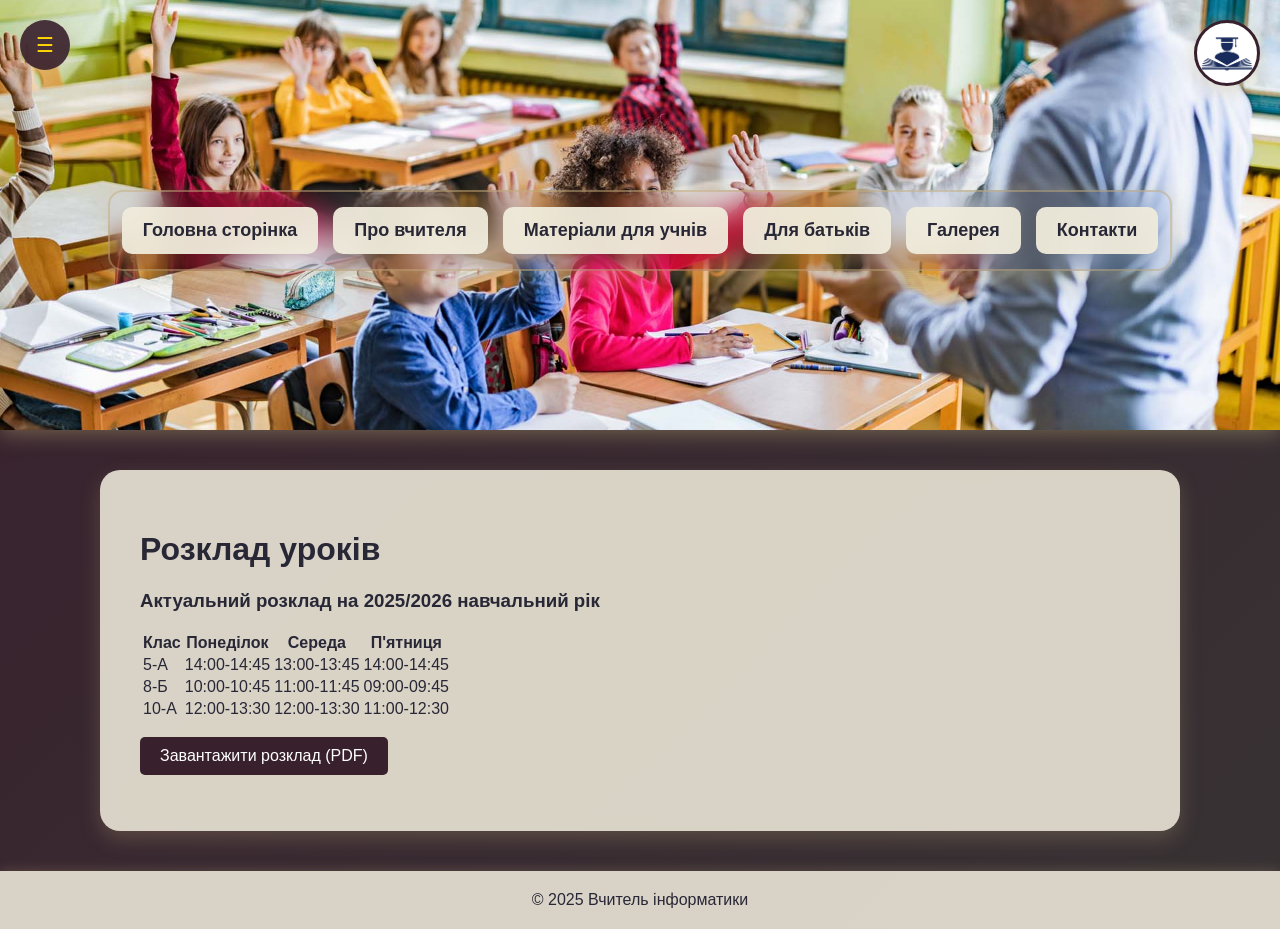
<file: schedule.html>
<!DOCTYPE html>
<html lang="uk">
<head>
    <meta charset="UTF-8">
    <meta name="viewport" content="width=device-width,initial-scale=1">
    <title>Розклад уроків</title>
    <link rel="stylesheet" href="style.css">
</head>
<body>

<button class="menu-toggle" id="menuToggle">☰</button>

<header id="mainHeader">
  <div class="container">
    <nav>
      <ul class="menu">
        <li class="dropdown">
          <a href="index.html">Головна сторінка</a>
        </li>

        <li class="dropdown">
          <a href="about.html">Про вчителя</a>
        </li>

        <li class="dropdown">
          <a href="materials.html">Матеріали для учнів</a>
        </li>

        <li class="dropdown">
          <a href="parents.html">Для батьків</a>
        </li>

        <li class="dropdown">
          <a href="gallery.html">Галерея</a>
        </li>

        <li class="dropdown">
          <a href="contacts.html">Контакти</a>
        </li>
      </ul>
    </nav>
  </div>
</header>

<main class="container" id="mainContent">
  <h1>Розклад уроків</h1>
  
  <div class="schedule">
    <h3>Актуальний розклад на 2025/2026 навчальний рік</h3>
    
    <div class="schedule-table">
      <table>
        <tr>
          <th>Клас</th>
          <th>Понеділок</th>
          <th>Середа</th>
          <th>П'ятниця</th>
        </tr>
        <tr>
          <td>5-А</td>
          <td>14:00-14:45</td>
          <td>13:00-13:45</td>
          <td>14:00-14:45</td>
        </tr>
        <tr>
          <td>8-Б</td>
          <td>10:00-10:45</td>
          <td>11:00-11:45</td>
          <td>09:00-09:45</td>
        </tr>
        <tr>
          <td>10-А</td>
          <td>12:00-13:30</td>
          <td>12:00-13:30</td>
          <td>11:00-12:30</td>
        </tr>
      </table>
    </div>
    
    <p><a href="#" class="button">Завантажити розклад (PDF)</a></p>
  </div>
</main>

<footer class="footer">
  © 2025 Вчитель інформатики
</footer>

<script src="script.js"></script>
</body>
</html>
</file>
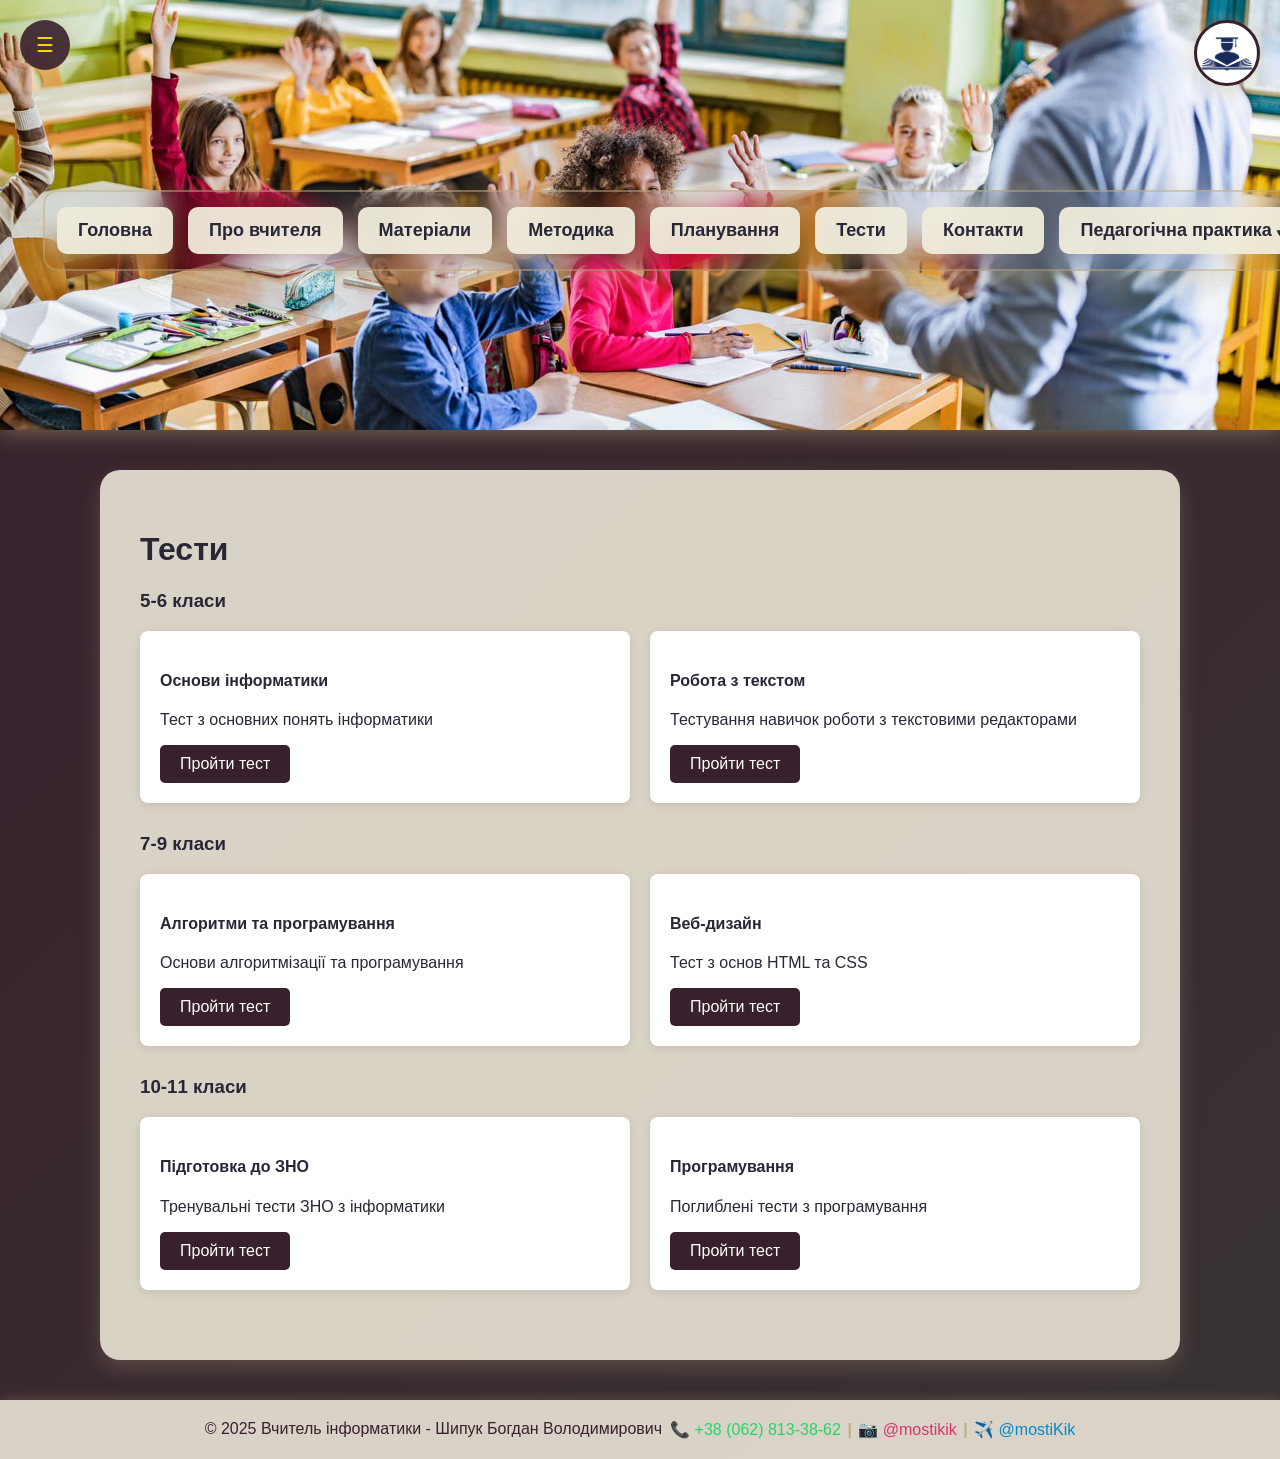
<file: tests.html>
<!DOCTYPE html>
<html lang="uk">
<head>
    <meta charset="UTF-8">
    <meta name="viewport" content="width=device-width,initial-scale=1">
    <title>Тести</title>
    <link rel="stylesheet" href="style.css">
    <link rel="icon" type="image/png" href="images/icon.png">
</head>
<body>

<button class="menu-toggle" id="menuToggle">☰</button>

<header id="mainHeader">
  <div class="container">
<nav>
  <ul class="menu">
    <li><a href="index.html">Головна</a></li>
    <li><a href="about.html">Про вчителя</a></li>
    <li><a href="materials.html">Матеріали</a></li>
    <li><a href="methodology.html">Методика</a></li>
    <li><a href="planning.html">Планування</a></li>
    <li><a href="tests.html">Тести</a></li>
    <li><a href="contacts.html">Контакти</a></li>
    <li class="dropdown">
      <a href="#">Педагогічна практика</a>
      <ul class="dropdown-menu">
        <li><a href="practice.html">📝 Практика ЗЗСО</a></li>
        <li><a href="#" data-practice="2">💻 Практика 2</a></li>
        <li><a href="#" data-practice="3">🌐 Практика 3</a></li>
      </ul>
    </li>
  </ul>
</nav>
  </div>
</header>

<main class="container" id="mainContent">
  <h1>Тести</h1>
  
  <div class="test-category">
    <h3>5-6 класи</h3>
    <div class="test-list">
      <div class="test-item">
        <h4>Основи інформатики</h4>
        <p>Тест з основних понять інформатики</p>
        <a href="https://naurok.com.ua/test/osnovni-ponyattya-informatiki-informaciya-povidomlennya-dani-informaciyni-procesi-suchasni-informaciyni-tehnologi-ta-sistemi-2969426.html" class="button" target="_blank">Пройти тест</a>
      </div>
      <div class="test-item">
        <h4>Робота з текстом</h4>
        <p>Тестування навичок роботи з текстовими редакторами</p>
        <a href="https://naurok.com.ua/test/kontrolna-robota-tekstoviy-redaktor-2417959.html" class="button" target="_blank">Пройти тест</a>
      </div>
    </div>
  </div>

  <div class="test-category">
    <h3>7-9 класи</h3>
    <div class="test-list">
      <div class="test-item">
        <h4>Алгоритми та програмування</h4>
        <p>Основи алгоритмізації та програмування</p>
        <a href="https://naurok.com.ua/test/pidsumkove-testuvannya-za-temu-algoritmi-ta-programi-osnovi-roboti-v-seredovischi-lazarus-1566439.html" class="button" target="_blank">Пройти тест</a>
      </div>
      <div class="test-item">
        <h4>Веб-дизайн</h4>
        <p>Тест з основ HTML та CSS</p>
        <a href="https://naurok.com.ua/test/modul-veb-dizayn-html-css-788894.html" class="button" target="_blank">Пройти тест</a>
      </div>
    </div>
  </div>

  <div class="test-category">
    <h3>10-11 класи</h3>
    <div class="test-list">
      <div class="test-item">
        <h4>Підготовка до ЗНО</h4>
        <p>Тренувальні тести ЗНО з інформатики</p>
        <a href="https://naurok.com.ua/test/test-z-informatiki-2024-2025-n-r-i-semestr-dlya-uchniv-10-klasu-yaki-zdobuvayut-osvitu-za-simeynoyu-formoyu-navchannya-3109583.html" class="button" target="_blank">Пройти тест</a>
      </div>
      <div class="test-item">
        <h4>Програмування</h4>
        <p>Поглиблені тести з програмування</p>
        <a href="https://naurok.com.ua/test/10-11-klas-kreativne-programuvannya-urok-1-2-1617012.html" class="button" target="_blank">Пройти тест</a>
      </div>
    </div>
  </div>
</main>

<footer class="footer">
  <div class="footer-content">
    <div class="footer-text">© 2025 Вчитель інформатики - Шипук Богдан Володимирович</div>
    <div class="social-links">
      <a href="tel:+380628133862" class="social-link">📞 +38 (062) 813-38-62</a>
      <span class="contact-separator">|</span>
      <a href="https://instagram.com/mostikik" class="social-link" target="_blank">📷 @mostikik</a>
      <span class="contact-separator">|</span>
      <a href="https://t.me/mostiKik" class="social-link telegram" target="_blank">✈️ @mostiKik</a>
    </div>
  </div>
<script>
document.addEventListener('DOMContentLoaded', function() {
    const modal = document.getElementById('practiceModal');
    const modalTitle = document.getElementById('modalTitle');
    const modalBody = document.getElementById('modalBody');
    const modalClose = document.getElementById('modalClose');
    
    const practiceContent = {
        2: {
            title: "💻 Практика 2:",
            content: `
                <div style="font-size: 64px; margin-bottom: 20px;">🚧</div>
                <div style="font-size: 24px; color: #39202D; margin-bottom: 15px;">Сторінка в розробці</div>
                <div style="color: #666; line-height: 1.6; margin-bottom: 20px;">
                    <p>Практика знаходиться на стадії підготовки.</p>
                    <p>Слідкуйте за оновленнями!</p>
                </div>
                <button onclick="closeModalFunction()" style="display: inline-block; margin-top: 15px; padding: 10px 25px; background: linear-gradient(135deg, #39202D, #C4AB7D); color: white; border: none; border-radius: 8px; cursor: pointer;">Закрити</button>
            `
        },
        3: {
            title: "🌐 Практика 3:",
            content: `
                <div style="font-size: 64px; margin-bottom: 20px;">🎨</div>
                <div style="font-size: 24px; color: #39202D; margin-bottom: 15px;">Сторінка в розробці</div>
                <div style="color: #666; line-height: 1.6; margin-bottom: 20px;">
                    <p>Практика готується до публікації.</p>
                    <p>Незабаром тут з'являться цікаві матеріали!</p>
                </div>
                <button onclick="closeModalFunction()" style="display: inline-block; margin-top: 15px; padding: 10px 25px; background: linear-gradient(135deg, #39202D, #C4AB7D); color: white; border: none; border-radius: 8px; cursor: pointer;">Закрити</button>
            `
        }
    };
    
    window.closeModalFunction = function() {
        modal.style.display = 'none';
    };
    
    document.querySelectorAll('.dropdown-menu a').forEach(link => {
        link.addEventListener('click', function(e) {
            const practiceId = this.getAttribute('data-practice');
            const href = this.getAttribute('href');
            
            if (href === 'practice.html') {
                return;
            }
            
            if (practiceId === '2' || practiceId === '3') {
                e.preventDefault();
                const content = practiceContent[practiceId];
                if (content) {
                    modalTitle.textContent = content.title;
                    modalBody.innerHTML = content.content;
                    modal.style.display = 'flex';
                }
            }
        });
    });
    
    function closeModal() {
        modal.style.display = 'none';
    }
    
    if (modalClose) {
        modalClose.addEventListener('click', closeModal);
    }
    
    window.addEventListener('click', function(e) {
        if (e.target === modal) {
            closeModal();
        }
    });
    
    document.addEventListener('keydown', function(e) {
        if (e.key === 'Escape' && modal.style.display === 'flex') {
            closeModal();
        }
    });
});
</script>
</footer>
<script src="script.js"></script>
</body>
  <style>
    /* Стилі для випадаючого меню */
    .dropdown {
      position: relative;
    }
    
    .dropdown-menu {
      position: absolute;
      top: 100%;
      left: 0;
      background: white;
      min-width: 220px;
      border-radius: 10px;
      box-shadow: 0 5px 20px rgba(0,0,0,0.2);
      opacity: 0;
      visibility: hidden;
      transition: all 0.3s ease;
      z-index: 100;
      padding: 8px 0;
      margin-top: 5px;
    }
    
    .dropdown:hover .dropdown-menu {
      opacity: 1;
      visibility: visible;
      margin-top: 0;
    }
    
    .dropdown-menu li {
      list-style: none;
    }
    
    .dropdown-menu a {
      display: block;
      padding: 10px 20px;
      color: #39202D;
      text-decoration: none;
      transition: all 0.3s ease;
      font-size: 14px;
      border-bottom: 1px solid #eee;
    }
    
    .dropdown-menu a:last-child {
      border-bottom: none;
    }
    
    .dropdown-menu a:hover {
      background: linear-gradient(135deg, #39202D, #C4AB7D);
      color: white;
      padding-left: 25px;
    }
    
    .menu > li.dropdown > a::after {
      content: " ▼";
      font-size: 10px;
    }
    
    /* Стилі для модального вікна */
    .practice-modal {
      display: none;
      position: fixed;
      top: 0;
      left: 0;
      width: 100%;
      height: 100%;
      background: rgba(0,0,0,0.8);
      z-index: 2000;
      align-items: center;
      justify-content: center;
      animation: fadeIn 0.3s ease;
    }
    
    @keyframes fadeIn {
      from { opacity: 0; }
      to { opacity: 1; }
    }
    
    .modal-content {
      background: white;
      border-radius: 20px;
      max-width: 600px;
      width: 90%;
      max-height: 85vh;
      overflow-y: auto;
      box-shadow: 0 10px 40px rgba(0,0,0,0.3);
      animation: slideDown 0.3s ease;
    }
    
    @keyframes slideDown {
      from {
        opacity: 0;
        transform: translateY(-50px);
      }
      to {
        opacity: 1;
        transform: translateY(0);
      }
    }
    
    .modal-header {
      background: linear-gradient(135deg, #39202D, #C4AB7D);
      color: white;
      padding: 20px 25px;
      border-radius: 20px 20px 0 0;
      display: flex;
      justify-content: space-between;
      align-items: center;
    }
    
    .modal-header h3 {
      margin: 0;
      font-size: 1.5em;
    }
    
    .modal-close {
      background: none;
      border: none;
      color: white;
      font-size: 28px;
      cursor: pointer;
      transition: transform 0.3s ease;
    }
    
    .modal-close:hover {
      transform: scale(1.1);
    }
    
    .modal-body {
      padding: 25px;
      text-align: center;
    }
    
    .info-icon {
      font-size: 64px;
      margin-bottom: 20px;
    }
    
    .info-title {
      font-size: 24px;
      color: #39202D;
      margin-bottom: 15px;
    }
    
    .info-text {
      color: #666;
      line-height: 1.6;
      margin-bottom: 20px;
    }
    
    .info-list {
      text-align: left;
      margin: 20px 0;
      padding-left: 20px;
    }
    
    .info-list li {
      margin: 10px 0;
      color: #555;
    }
    
    .info-btn {
      display: inline-block;
      margin-top: 15px;
      padding: 10px 25px;
      background: linear-gradient(135deg, #39202D, #C4AB7D);
      color: white;
      text-decoration: none;
      border-radius: 8px;
      border: none;
      cursor: pointer;
      transition: all 0.3s ease;
    }
    
    .info-btn:hover {
      transform: translateY(-2px);
      box-shadow: 0 5px 15px rgba(0,0,0,0.2);
    }
  </style>
</head>
<body>
  <script src="script.js"></script>
<script>
document.addEventListener('DOMContentLoaded', function() {
    const modal = document.getElementById('practiceModal');
    const modalTitle = document.getElementById('modalTitle');
    const modalBody = document.getElementById('modalBody');
    const modalClose = document.getElementById('modalClose');
    
    const practiceContent = {
        2: {
            title: "💻 Практика 2:",
            content: `
                <div class="info-icon">🚧</div>
                <div class="info-title">Сторінка в розробці</div>
                <div class="info-text">
                    <p>Практика знаходиться на стадії підготовки.</p>
                    <p>Слідкуйте за оновленнями!</p>
                </div>
                <button class="info-btn" onclick="closeModalFunction()">Закрити</button>
            `
        },
        3: {
            title: "🌐 Практика 3: ",
            content: `
                <div class="info-icon">🎨</div>
                <div class="info-title">Сторінка в розробці</div>
                <div class="info-text">
                    <p>Практика готується до публікації.</p>
                    <p>Незабаром тут з'являться цікаві матеріали!</p>
                </div>
                <button class="info-btn" onclick="closeModalFunction()">Закрити</button>
            `
        }
    };
    
    window.closeModalFunction = function() {
        modal.style.display = 'none';
    };
    
    document.querySelectorAll('.dropdown-menu a').forEach(link => {
        link.addEventListener('click', function(e) {
            const practiceId = this.getAttribute('data-practice');
            const href = this.getAttribute('href');
            
            if (href === 'practice.html') {
                return;
            }
            
            if (practiceId === '2' || practiceId === '3') {
                e.preventDefault();
                const content = practiceContent[practiceId];
                if (content) {
                    modalTitle.textContent = content.title;
                    modalBody.innerHTML = content.content;
                    modal.style.display = 'flex';
                }
            }
        });
    });
    
    function closeModal() {
        modal.style.display = 'none';
    }
    
    modalClose.addEventListener('click', closeModal);
    window.addEventListener('click', function(e) {
        if (e.target === modal) closeModal();
    });
    document.addEventListener('keydown', function(e) {
        if (e.key === 'Escape' && modal.style.display === 'flex') closeModal();
    });
});
</script>
<script src="script.js"></script>
</body>
</html>
</file>
<file: style.css>
/* Загальні стилі */
body {
  margin: 0;
  font-family: "Poppins", sans-serif;
  color: #282736;
  background: linear-gradient(135deg, #39202D, #373836, #636D64, #C4AB7D);
  background-size: 400% 400%;
  animation: gradientMove 15s ease infinite;
}

@keyframes gradientMove {
  0% { background-position: 0% 50%; }
  50% { background-position: 100% 50%; }
  100% { background-position: 0% 50%; }
}

/* Шапка */
header {
  text-align: center;
  padding: 60px 20px 70px 20px;
  background: 
    url('images/happy-teacher-in-a-classroom.jpg') center/cover no-repeat,
    rgba(236, 230, 215, 0.75);
  box-shadow: 0 4px 20px rgba(201, 186, 125, 0.4);
  position: relative;
  z-index: 1000;
  min-height: 300px;
  display: flex;
  flex-direction: column;
  justify-content: center;
  transition: all 0.5s ease;
}

header.hidden {
  transform: translateY(-100%);
  height: 0;
  overflow: hidden;
}

/* Фото вчителя в header */
header::after {
  content: '';
  position: absolute;
  top: 20px;
  right: 20px;
  width: 60px;
  height: 60px;
  background: url('images/logo.png') center/cover no-repeat;
  border-radius: 50%;
  border: 3px solid #39202D;
  box-shadow: 0 4px 20px rgba(201, 186, 125, 0.4);
  backdrop-filter: blur(15px);
  z-index: 2;
}

.header-overlay {
  content: '';
  position: absolute;
  top: 0;
  left: 0;
  right: 0;
  bottom: 0;
  background: linear-gradient(
    135deg,
    rgba(57, 32, 45, 0.1) 0%,
    rgba(55, 56, 54, 0.1) 50%,
    rgba(196, 171, 125, 0.1) 100%
  );
  z-index: 1;
}

header .container {
  max-width: 1200px;
  margin: 0 auto;
  position: relative;
  z-index: 2;
  display: flex;
  align-items: center;
  justify-content: space-between;
  padding: 15px 0;
}

/* Логотип */
.logo {
  display: flex;
  align-items: center;
  gap: 10px;
  font-size: 24px;
  font-weight: bold;
  color: #39202D;
  text-decoration: none;
  margin-right: 30px;
}

.logo-photo {
  width: 50px;
  height: 50px;
  object-fit: cover;
  border-radius: 8px;
  border: 2px solid #39202D;
  box-shadow: 0 4px 20px rgba(201, 186, 125, 0.4);
  backdrop-filter: blur(15px);
}

/* Кнопка меню */
.menu-toggle {
  position: fixed;
  top: 20px;
  left: 20px;
  width: 50px;
  height: 50px;
  background: rgba(57, 32, 45, 0.9);
  color: #FFD700;
  border: none;
  border-radius: 50%;
  font-size: 20px;
  cursor: pointer;
  z-index: 1001;
  box-shadow: 0 4px 20px rgba(201, 186, 125, 0.4);
  backdrop-filter: blur(15px);
  transition: all 0.3s ease;
}

.menu-toggle:hover {
  background: rgba(57, 32, 45, 1);
  transform: scale(1.1);
}

/* Меню */
nav {
  margin-top: 40px;
  position: relative;
  z-index: 3;
}

nav ul.menu {
  list-style: none;
  margin: 0 auto;
  padding: 15px;
  display: flex;
  justify-content: center;
  gap: 15px;
  background: transparent;
  backdrop-filter: blur(15px);
  box-shadow: 0 8px 30px rgba(201, 186, 125, 0.4);
  border: 2px solid rgba(196, 171, 125, 0.5);
  border-radius: 15px;
  position: relative;
  flex-wrap: nowrap;
  white-space: nowrap;
  max-width: calc(100% - 40px);
}

nav ul.menu::before {
  content: '';
  position: absolute;
  top: -5px;
  left: -5px;
  right: -5px;
  bottom: -5px;
  background: transparent;
  border-radius: 18px;
  z-index: -1;
  opacity: 0.3;
}

nav ul.menu li {
  position: relative;
  flex-shrink: 0;
}

/* Кнопки меню */
nav ul.menu li a {
  display: block;
  padding: 12px 20px;
  color: #282736;
  text-decoration: none;
  font-weight: 600;
  font-size: 18px;
  transition: all 0.3s ease;
  border-radius: 10px;
  border: 1px solid transparent;
  background: rgba(240, 235, 220, 0.95);
  white-space: nowrap;
}

nav ul.menu li a:hover {
  color: #FFFFFF;
  background: rgba(57, 32, 45, 0.9);
  transform: translateY(-3px);
  border-color: rgba(196, 171, 125, 0.6);
  box-shadow: 0 6px 20px rgba(57, 32, 45, 0.5);
}

nav ul.menu li a.active {
  color: #FFFFFF;
  background: rgba(57, 32, 45, 0.9);
  box-shadow: 0 4px 15px rgba(57, 32, 45, 0.5);
  border-color: rgba(196, 171, 125, 0.6);
}

/* Підменю */
nav ul.submenu {
  display: none;
  position: absolute;
  top: 100%;
  left: 0;
  background: rgba(40, 39, 54, 0.85);
  border-radius: 12px;
  list-style: none;
  padding: 12px 0;
  margin: 5px 0 0 0;
  min-width: 220px;
  box-shadow: 0 10px 25px rgba(0, 0, 0, 0.3);
  z-index: 9999;
  border: 1px solid rgba(196, 171, 125, 0.4);
  backdrop-filter: blur(15px);
}

nav ul.submenu li a {
  display: block;
  padding: 12px 22px;
  color: #ECE6D7;
  text-decoration: none;
  font-size: 16px;
  border-radius: 6px;
  background: transparent;
  margin: 0 8px;
  transition: all 0.3s ease;
}

nav ul.submenu li a:hover {
  background: rgba(196, 171, 125, 0.8);
  color: #282736;
  transform: translateX(5px);
  box-shadow: 0 4px 12px rgba(196, 171, 125, 0.4);
}

nav ul.menu li.dropdown:hover > ul.submenu {
  display: block;
}

/* Основна частина */
main {
  max-width: 1000px;
  margin: 40px auto;
  background: rgba(236, 230, 215, 0.9);
  border-radius: 20px;
  padding: 40px;
  box-shadow: 0 8px 20px rgba(196, 171, 125, 0.25);
  backdrop-filter: blur(6px);
  transition: margin-top 0.5s ease;
}

main.menu-hidden {
  margin-top: -200px;
}

/* Блок про вчителя */
.teacher-preview {
  display: flex;
  align-items: center;
  gap: 30px;
  margin: 30px 0;
  padding: 25px;
  background: white;
  border-radius: 10px;
  box-shadow: 0 4px 15px rgba(0, 0, 0, 0.1);
}

.teacher-photo {
  width: 150px;
  height: 150px;
  object-fit: cover;
  border-radius: 50%;
  border: 4px solid #39202D;
  box-shadow: 0 4px 20px rgba(201, 186, 125, 0.4);
  backdrop-filter: blur(15px);
}

.teacher-info h2 {
  color: #39202D;
  margin-bottom: 10px;
}

.teacher-info p {
  margin: 8px 0;
  line-height: 1.5;
}

/* Картки особливостей */
.features-grid {
  display: grid;
  grid-template-columns: repeat(auto-fit, minmax(300px, 1fr));
  gap: 20px;
  margin: 30px 0;
}

.feature-card {
  background: white;
  padding: 20px;
  border-radius: 8px;
  box-shadow: 0 2px 10px rgba(0,0,0,0.1);
  border-left: 4px solid #39202D;
}

.feature-card h3 {
  color: #39202D;
  margin-bottom: 10px;
}

/* Що є на сайті */
.site-features {
  background: white;
  padding: 25px;
  border-radius: 10px;
  box-shadow: 0 4px 15px rgba(0, 0, 0, 0.1);
  margin: 30px 0;
}

.site-features h2 {
  color: #39202D;
  margin-bottom: 20px;
  text-align: center;
}

.features-list {
  display: grid;
  grid-template-columns: repeat(auto-fit, minmax(250px, 1fr));
  gap: 15px;
  list-style: none;
  padding: 0;
}

.features-list li {
  padding: 12px;
  background: #f8f9fa;
  border-radius: 6px;
  border-left: 4px solid #FFD700;
  transition: all 0.3s ease;
}

.features-list li:hover {
  background: #e9ecef;
  transform: translateX(5px);
}

/* Новини */
.news-item {
  background: #f8f9fa;
  border-radius: 8px;
  padding: 15px;
  margin: 15px 0;
  border-left: 4px solid #FFD700;
}

.news-item h3 {
  color: #39202D;
  margin: 0 0 10px 0;
}

/* Стилі для сторінки "Про вчителя" */
.about-grid {
  display: grid;
  grid-template-columns: repeat(auto-fit, minmax(300px, 1fr));
  gap: 20px;
  margin-top: 30px;
}

.about-item {
  background: white;
  padding: 25px;
  border-radius: 8px;
  box-shadow: 0 2px 10px rgba(0,0,0,0.1);
}

/* Стилі для сторінки "Матеріали" */
.materials-grid {
  display: grid;
  grid-template-columns: repeat(auto-fit, minmax(350px, 1fr));
  gap: 30px;
  margin-top: 30px;
}

.material-category {
  background: white;
  padding: 30px;
  border-radius: 15px;
  box-shadow: 0 8px 25px rgba(57, 32, 45, 0.15);
  border-left: 5px solid #39202D;
  transition: transform 0.3s ease;
}

.material-category:hover {
  transform: translateY(-5px);
}

.material-category h3 {
  color: #39202D;
  margin-bottom: 20px;
  text-align: center;
  font-size: 1.4em;
  border-bottom: 2px solid #C4AB7D;
  padding-bottom: 10px;
}

.material-category ul {
  list-style: none;
  padding: 0;
  margin: 0;
}

.material-category li {
  margin: 12px 0;
  padding: 0;
}

.material-category a {
  display: block;
  padding: 12px 15px;
  background: #f8f9fa;
  color: #39202D;
  text-decoration: none;
  border-radius: 8px;
  border-left: 4px solid #C4AB7D;
  transition: all 0.3s ease;
  font-weight: 500;
}

.material-category a:hover {
  background: #39202D;
  color: white;
  transform: translateX(5px);
  border-left-color: #FFD700;
}

/* Стилі для сторінки "Методика" */
.methodology-grid {
  display: grid;
  grid-template-columns: repeat(auto-fit, minmax(400px, 1fr));
  gap: 30px;
  margin-top: 30px;
}

.methodology-item {
  background: white;
  padding: 25px;
  border-radius: 10px;
  box-shadow: 0 4px 15px rgba(0,0,0,0.1);
  transition: transform 0.3s ease;
}

.methodology-item:hover {
  transform: translateY(-5px);
}

.presentation-list, .methodology-list {
  list-style: none;
  padding: 0;
}

.presentation-list li, .methodology-list li {
  margin: 10px 0;
  padding: 8px;
  background: #f8f9fa;
  border-radius: 6px;
  border-left: 4px solid #39202D;
  transition: all 0.3s ease;
}

.presentation-list li:hover, .methodology-list li:hover {
  background: #e9ecef;
  border-left-color: #FFD700;
}

.presentation-list a, .methodology-list a {
  color: #39202D;
  text-decoration: none;
  display: block;
  padding: 5px;
  font-weight: 500;
}

.presentation-list a:hover, .methodology-list a:hover {
  color: #FFD700;
}

.grade-section {
  margin: 15px 0;
}

.grade-section h4 {
  color: #39202D;
  margin: 0 0 8px 0;
  font-size: 16px;
  border-bottom: 1px solid #FFD700;
  padding-bottom: 3px;
}

/* Стилі для сторінки "Контакти" */
.contact-simple {
  display: grid;
  grid-template-columns: repeat(auto-fit, minmax(280px, 1fr));
  gap: 25px;
  margin-top: 40px;
}

.contact-card {
  background: white;
  padding: 30px 25px;
  border-radius: 15px;
  box-shadow: 0 8px 25px rgba(57, 32, 45, 0.15);
  text-align: center;
  transition: all 0.3s ease;
  border: 2px solid transparent;
  position: relative;
  overflow: hidden;
  cursor: pointer;
}

.contact-card::before {
  content: '';
  position: absolute;
  top: 0;
  left: 0;
  right: 0;
  height: 4px;
  background: linear-gradient(135deg, #39202D, #C4AB7D);
}

.contact-card:hover {
  transform: translateY(-8px);
  box-shadow: 0 15px 35px rgba(57, 32, 45, 0.25);
  border-color: #C4AB7D;
}

.contact-card h3 {
  margin-bottom: 15px;
  color: #39202D;
  font-size: 1.3em;
  font-weight: 600;
}

.contact-card p {
  color: #555;
  font-size: 1.1em;
  margin: 0;
  font-weight: 500;
}

.contact-card a {
  text-decoration: none;
  color: inherit;
  display: block;
}

.contact-card[data-email]::after,
.contact-card[data-tel]::after,
.contact-card[data-telegram]::after,
.contact-card[data-instagram]::after {
  content: '↗';
  position: absolute;
  top: 15px;
  right: 15px;
  opacity: 0;
  transition: all 0.3s ease;
  font-size: 1.2em;
}

.contact-card:hover::after {
  opacity: 1;
  transform: translate(3px, -3px);
}

.contact-card:active {
  transform: translateY(-2px) scale(0.98);
}

/* Форма зворотного зв'язку */
.contact-form {
  background: white;
  padding: 30px;
  border-radius: 15px;
  box-shadow: 0 8px 25px rgba(57, 32, 45, 0.15);
  margin-top: 40px;
  border-top: 4px solid #39202D;
}

.contact-form h3 {
  color: #39202D;
  margin-bottom: 25px;
  text-align: center;
  font-size: 1.4em;
}

.form-group {
  margin-bottom: 20px;
}

.form-group label {
  display: block;
  margin-bottom: 8px;
  color: #39202D;
  font-weight: 600;
}

.form-group input,
.form-group textarea {
  width: 100%;
  padding: 12px 15px;
  border: 2px solid #e0e0e0;
  border-radius: 8px;
  font-size: 16px;
  transition: all 0.3s ease;
  box-sizing: border-box;
  font-family: "Poppins", sans-serif;
}

.form-group input:focus,
.form-group textarea:focus {
  outline: none;
  border-color: #39202D;
  box-shadow: 0 0 0 3px rgba(57, 32, 45, 0.1);
}

.form-group textarea {
  resize: vertical;
  min-height: 120px;
}

.submit-btn {
  background: linear-gradient(135deg, #39202D, #C4AB7D);
  color: white;
  border: none;
  padding: 15px 30px;
  border-radius: 8px;
  font-size: 16px;
  font-weight: 600;
  cursor: pointer;
  transition: all 0.3s ease;
  width: 100%;
  font-family: "Poppins", sans-serif;
}

.submit-btn:hover {
  transform: translateY(-2px);
  box-shadow: 0 5px 15px rgba(57, 32, 45, 0.3);
}

.submit-btn:active {
  transform: translateY(0);
}

.form-message {
  padding: 15px;
  border-radius: 8px;
  margin-top: 20px;
  text-align: center;
  font-weight: 500;
  display: none;
}

.form-message.success {
  background: #d4edda;
  color: #155724;
  border: 1px solid #c3e6cb;
  display: block;
}

.form-message.error {
  background: #f8d7da;
  color: #721c24;
  border: 1px solid #f5c6cb;
  display: block;
}

/* Стилі для сторінки "Планування" */
.grades-grid {
  display: grid;
  grid-template-columns: repeat(auto-fit, minmax(300px, 1fr));
  gap: 25px;
  margin-top: 30px;
}

.grade-plan {
  background: white;
  padding: 25px;
  border-radius: 12px;
  box-shadow: 0 4px 15px rgba(0, 0, 0, 0.1);
  border-left: 5px solid #39202D;
}

.grade-plan h3 {
  color: #39202D;
  margin-bottom: 20px;
  text-align: center;
  font-size: 1.3em;
}

.grade-plan .month-plans {
  display: grid;
  gap: 12px;
}

.grade-plan .month-plan {
  background: #f8f9fa;
  padding: 15px;
  border-radius: 8px;
  border-left: 3px solid #C4AB7D;
}

.grade-plan .month-plan h4 {
  color: #39202D;
  margin: 0 0 8px 0;
  font-size: 1em;
}

.grade-plan .month-plan p {
  margin: 0;
  color: #555;
  font-size: 0.9em;
  line-height: 1.4;
}

/* Кнопки завантаження */
.download-section {
  margin-top: 15px;
  text-align: center;
}

.download-btn {
  display: inline-block;
  background: linear-gradient(135deg, #39202D, #C4AB7D);
  color: white;
  padding: 12px 24px;
  border-radius: 10px;
  text-decoration: none;
  font-weight: 600;
  font-size: 14px;
  transition: all 0.3s ease;
  border: 2px solid transparent;
  box-shadow: 0 4px 15px rgba(57, 32, 45, 0.2);
  position: relative;
  overflow: hidden;
}

.download-btn::before {
  content: '';
  position: absolute;
  top: 0;
  left: -100%;
  width: 100%;
  height: 100%;
  background: linear-gradient(90deg, transparent, rgba(255,255,255,0.2), transparent);
  transition: left 0.5s;
}

.download-btn:hover {
  transform: translateY(-3px);
  box-shadow: 0 8px 25px rgba(57, 32, 45, 0.3);
  border-color: #FFD700;
}

.download-btn:hover::before {
  left: 100%;
}

.download-btn:active {
  transform: translateY(-1px);
}

/* Стилі для сторінки "Тести" */
.test-category {
  margin-bottom: 30px;
}

.test-list {
  display: grid;
  grid-template-columns: repeat(auto-fit, minmax(300px, 1fr));
  gap: 20px;
}

.test-item {
  background: white;
  padding: 20px;
  border-radius: 8px;
  box-shadow: 0 2px 10px rgba(0,0,0,0.1);
}

/* Кнопки */
.button {
  display: inline-block;
  padding: 10px 20px;
  background: #39202D;
  color: white;
  text-decoration: none;
  border-radius: 5px;
  transition: all 0.3s ease;
}

.button:hover {
  background: #FFD700;
  color: #39202D;
  transform: translateY(-2px);
}

/* Футер */
footer {
  text-align: center;
  padding: 20px;
  background: rgba(236, 230, 215, 0.9);
  box-shadow: 0 -2px 10px rgba(196, 171, 125, 0.2);
  margin-top: 40px;
}

.footer-content {
  display: flex;
  justify-content: center;
  align-items: center;
  flex-wrap: wrap;
  gap: 8px;
  text-align: center;
  font-size: 16px;
}

.footer-text {
  font-weight: 500;
  color: #39202D;
}

.contact-separator {
  color: #C4AB7D;
  font-weight: bold;
  margin: 0 2px;
}

.social-link {
  white-space: nowrap;
  text-decoration: none;
  font-weight: 500;
  transition: color 0.3s ease;
  color: #39202D;
}

.social-link:hover {
  color: #C4AB7D;
}

/* Кольори для різних типів посилань */
.social-link[href^="tel:"] {
  color: #25D366;
}

.social-link[href^="mailto:"] {
  color: #EA4335;
}

.social-link.telegram {
  color: #0088CC;
}

.social-link[href*="instagram"] {
  color: #E1306C;
}

/* Стилі для згорнутого меню */
#mainHeader.collapsed {
  height: 0;
  overflow: hidden;
  opacity: 0;
  visibility: hidden;
  transition: all 0.3s ease;
}

#mainHeader:not(.collapsed) {
  height: auto;
  opacity: 1;
  visibility: visible;
  transition: all 0.3s ease;
}

main.menu-collapsed {
  margin-top: -120px !important;
  transition: margin-top 0.3s ease;
}

.hidden {
  display: none !important;
}

/* Забезпечення контрастності тексту */
header h1, header p {
  text-shadow: 2px 2px 4px rgba(0, 0, 0, 0.3);
  color: #282736;
}

.header-content {
  position: relative;
  z-index: 2;
}

/* Адаптивність */
@media (max-width: 768px) {
  .menu-toggle {
    top: 10px;
    left: 10px;
    width: 40px;
    height: 40px;
    font-size: 16px;
  }
  
  main.menu-collapsed {
    margin-top: -150px;
  }

  nav ul.menu {
    margin: 0 20px;
    padding: 12px;
    gap: 8px;
    max-width: calc(100% - 40px);
    overflow-x: auto;
  }
  
  nav ul.menu li a {
    padding: 10px 16px;
    font-size: 16px;
  }
  
  nav ul.submenu {
    position: static;
    width: 100%;
    margin-top: 5px;
    border-radius: 8px;
  }
  
  header {
    padding: 40px 20px 50px 20px;
    min-height: 250px;
  }
  
  header::after {
    width: 45px;
    height: 45px;
    top: 15px;
    right: 15px;
  }
  
  nav {
    margin-top: 25px;
  }

  .logo {
    margin-right: 10px;
    gap: 6px;
  }

  .logo-photo {
    width: 35px;
    height: 35px;
  }

  .teacher-preview {
    flex-direction: column;
    text-align: center;
    gap: 20px;
  }

  .teacher-photo {
    width: 120px;
    height: 120px;
  }

  .features-grid {
    grid-template-columns: 1fr;
  }

  .features-list {
    grid-template-columns: 1fr;
  }

  .methodology-grid {
    grid-template-columns: 1fr;
    gap: 20px;
  }

  .methodology-item {
    padding: 20px;
  }

  .materials-grid {
    grid-template-columns: 1fr;
    gap: 20px;
  }
  
  .material-category {
    padding: 25px 20px;
  }

  .contact-simple {
    grid-template-columns: 1fr;
    gap: 20px;
    margin-top: 30px;
  }
  
  .contact-card {
    padding: 25px 20px;
  }
  
  .contact-card h3 {
    font-size: 1.2em;
  }
  
  .contact-card p {
    font-size: 1em;
  }

  .download-btn {
    padding: 10px 20px;
    font-size: 13px;
  }
  
  .grades-grid {
    grid-template-columns: repeat(auto-fit, minmax(250px, 1fr));
    gap: 20px;
  }

  .footer-content {
    font-size: 15px;
    gap: 6px;
  }
}

@media (max-width: 480px) {
  nav ul.menu {
    margin: 0 15px;
    padding: 10px;
    gap: 6px;
    max-width: calc(100% - 30px);
  }

  nav ul.menu li a {
    padding: 8px 12px;
    font-size: 14px;
  }
  
  header::after {
    width: 40px;
    height: 40px;
    top: 10px;
    right: 10px;
  }
  
  .logo-photo {
    width: 30px;
    height: 30px;
  }

  .contact-simple {
    gap: 15px;
  }
  
  .contact-card {
    padding: 20px 15px;
  }

  .download-btn {
    padding: 8px 16px;
    font-size: 12px;
  }
  
  .grades-grid {
    grid-template-columns: 1fr;
    gap: 15px;
  }

  .footer-content {
    flex-direction: column;
    gap: 5px;
  }
  
  .contact-separator {
    display: none;
  }
}
</file>
